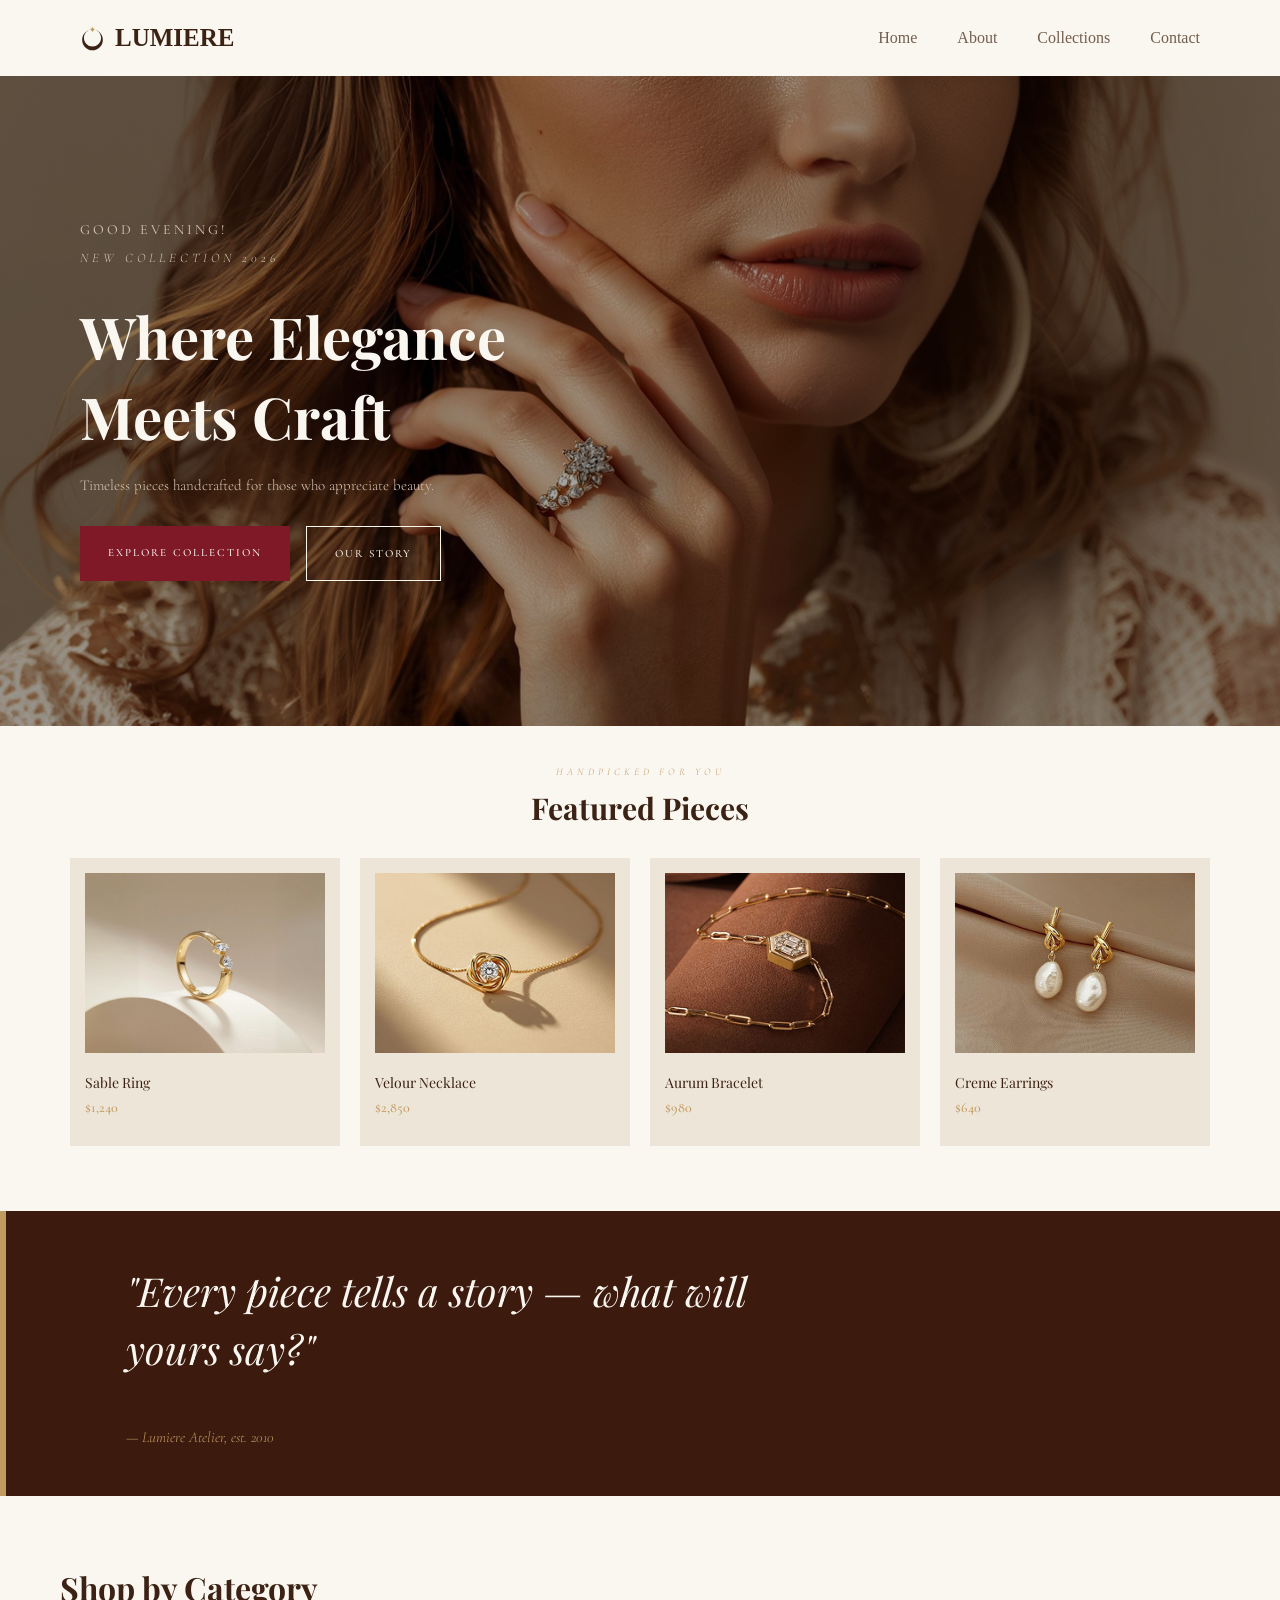
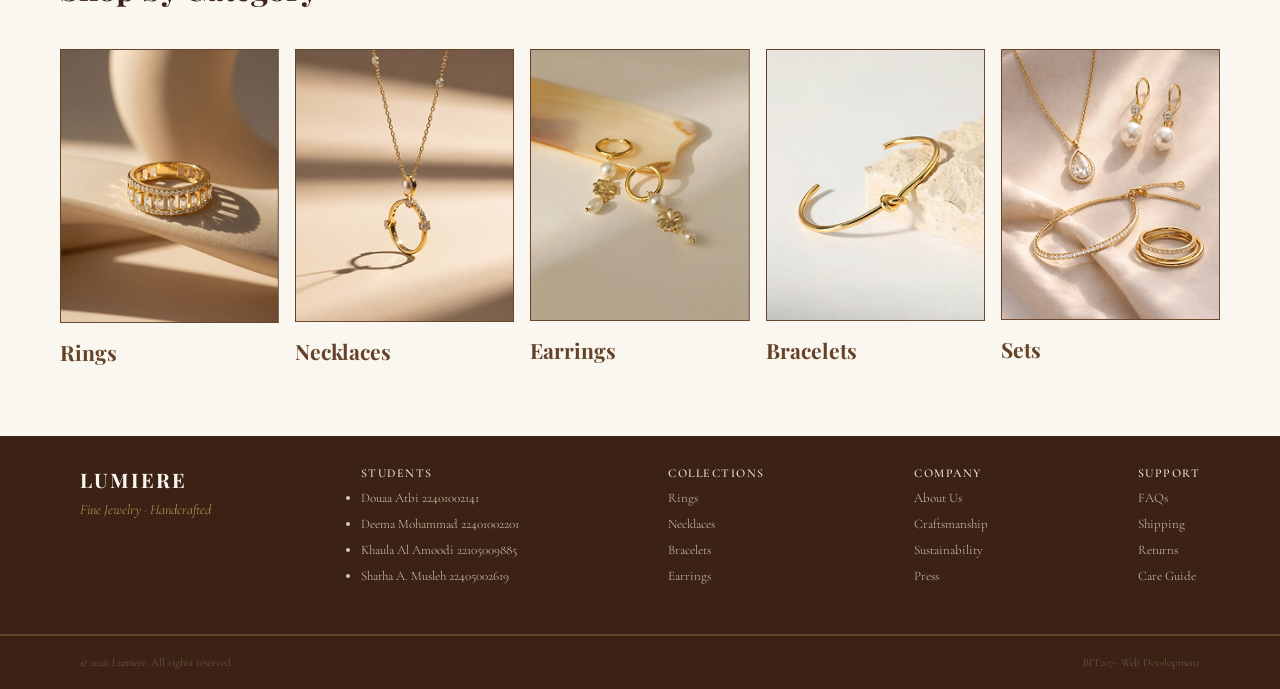
<file: index.html>
<!DOCTYPE html>
<html lang="en">
<head>
  <meta charset="UTF-8">
  <meta name="viewport" content="width=device-width, initial-scale=1.0">
  <title>Lumiere Jewelry</title>
  <link rel="preconnect" href="https://fonts.googleapis.com">
<link rel="preconnect" href="https://fonts.gstatic.com" crossorigin>
<link href="https://fonts.googleapis.com/css2?family=Playfair+Display:ital,wght@0,400..900;1,400..900&display=swap" rel="stylesheet">
<link rel="preconnect" href="https://fonts.googleapis.com">
<link rel="preconnect" href="https://fonts.gstatic.com" crossorigin>
<link href="https://fonts.googleapis.com/css2?family=Cormorant+Garamond:ital,wght@0,300..700;1,300..700&display=swap" rel="stylesheet">
<link rel="stylesheet" href="home_page_new.css">
<link rel="icon" type="image/svg+xml" href="Images/logo.svg" sizes="32x32">
</head>
<body>

  <!-- ── NAVBAR ─────────────────────────────────────── -->
<header class="navbar">
<div class="navbar_brand">
    <img src="Images/logo.svg" alt="Lumiere Logo" class="logo">
    <span class="Lumiere">LUMIERE</span>
</div>
<nav class="navbar_links">
    <a class="nav-link" target="_blank">Home</a>
    <a class="nav-link" target="_blank" href="about_page/about.html">About</a>
    <a class="nav-link" target="_blank" href="products_gallery/collections.html">Collections</a>
    <a class="nav-link" target="_blank" href="contacts_page/contacts_page.html">Contact</a>
</nav>
</header>

  <section id="hero">
    <div class="hero-content">
      <p id="greeting"></p>
      <p class="hero-tag">NEW COLLECTION 2026</p>
      <h1>Where Elegance<br>Meets Craft</h1>
      <p class="hero-desc">Timeless pieces handcrafted for those who appreciate beauty.</p>
      <div class="hero-buttons">
        <a href="products_gallery/collections.html" class="btn-dark">EXPLORE COLLECTION</a>
        <a href="about_page/about.html" class="btn-outline">OUR STORY</a>
      </div>
    </div>
  </section>

  <!-- ── FEATURED PIECES ─────────────────────────────────────── -->
<section class="featured_pieces">
  <p class="featured_pieces_p">HANDPICKED FOR YOU</p>
    <h2 class="featured_pieces_title">Featured Pieces</h2>
    <div class="featured_pieces_cards">
        <div class="featured_pieces_card">
          <a href="single_product_page/single_product_page.html" target="_blank">
            <img src="Images/sable ring.png" alt="Sable Ring" class="featured_pieces_image">
            <p class="featured_pieces_name">Sable Ring</p>
            <p class="featured_pieces_price">$1,240</p>
          </a>
        </div>
        <div class="featured_pieces_card">
            <img src="Images/velour necklace.png" alt="Velour Necklace" class="featured_pieces_image">
            <p class="featured_pieces_name">Velour Necklace</p>
            <p class="featured_pieces_price">$2,850</p>
        </div>
        <div class="featured_pieces_card">
            <img src="Images/aurum_bracelet.png" alt="Aurum Bracelet" class="featured_pieces_image">
            <p class="featured_pieces_name">Aurum Bracelet</p>
            <p class="featured_pieces_price">$980</p>
        </div>
        <div class="featured_pieces_card">
            <img src="Images/creme earrings.png" alt="Creme Earrings" class="featured_pieces_image">
            <p class="featured_pieces_name">Creme Earrings</p>
            <p class="featured_pieces_price">$640</p>
        </div>
    </div>    
</section>

  <section id="quote">
     <div class="line">
        <hr class="vertical_line" style="border:3.5px solid #C09B61;">
    </div>
    <div class="content">
      <p class="big">"Every piece tells a story — what will<br>yours say?"</p>
      <p class="small">— Lumiere Atelier, est. 2010</p>
    </div>
  </section>

  <section id="categories">
    <h2>Shop by Category</h2>
    <div class="categories-grid">
      <div class="cat-item">
        <img src="Images/rings.png" alt="Rings">
        <p>Rings</p>
      </div>
      <div class="cat-item">
        <img src="Images/necklaces.png" alt="Necklaces">
        <p>Necklaces</p>
      </div>
      <div class="cat-item">
        <img src="Images/earrings.png" alt="Earrings">
        <p>Earrings</p>
      </div>
      <div class="cat-item">
        <img src="Images/bracelets.png" alt="Bracelets">
        <p>Bracelets</p>
      </div>
      <div class="cat-item">
        <img src="Images/sets.png" alt="Sets">
        <p>Sets</p>
      </div>
    </div>
  </section>

 <!-- ── FOOTER ─────────────────────────────────────── -->
<footer class="footer">
    <div class="footer_columns">
            <!-- Col 1: Brand -->
            <div class="footer_brand">
                <span class="footer_brand_name">LUMIERE</span>
                <p class="footer_description">Fine Jewelry · Handcrafted</p>
            </div>
            <!-- Col 2: Students -->
            <div class="footer_col">
                <h4 class="footer_heading">STUDENTS</h4>
                <ul class="footer_desc">
                   <li>Douaa Atbi 22401002141</li>
                    <li>Deema Mohammad 22401002201</li>
                    <li>Khaula Al Amoodi 22105009885</li>
                    <li>Shatha A. Musleh 22405002619</li>
                </ul>
            </div>
            <!-- Col 3: Collections -->
            <div class="footer_col">
                <h4 class="footer_heading">COLLECTIONS</h4>
                <p class="footer_desc">Rings</p>
                <p class="footer_desc">Necklaces</p>
                <p class="footer_desc">Bracelets</p>
                <p class="footer_desc">Earrings</p>
            </div>
            <!-- Col 4: Company -->
            <div class="footer_col">
                <h4 class="footer_heading">COMPANY</h4>
                <p class="footer_desc">About Us</p>
                <p class="footer_desc">Craftsmanship</p>
                <p class="footer_desc">Sustainability</p>
                <p class="footer_desc">Press</p>
            </div>
                <!-- Col 5: Support -->
            <div class="footer_col">
                <h4 class="footer_heading">SUPPORT</h4>
                <p class="footer_desc">FAQs</p>
                <p class="footer_desc">Shipping</p>
                <p class="footer_desc">Returns</p>
                <p class="footer_desc">Care Guide</p>
            </div>
    </div>

    <!--Bottom bar-->
    <hr class="footer_divider" style="border: 0.5px solid #664228;"></hr>
    <div class="footer_bottom">
        <p class="copyright">&copy; 2026 Lumiere. All rights reserved.</p>
        <p class="course_name">BIT207- Web Development</p>
    </div>
</footer>

  <script src="script.js"></script>
</body>
</html>
</file>
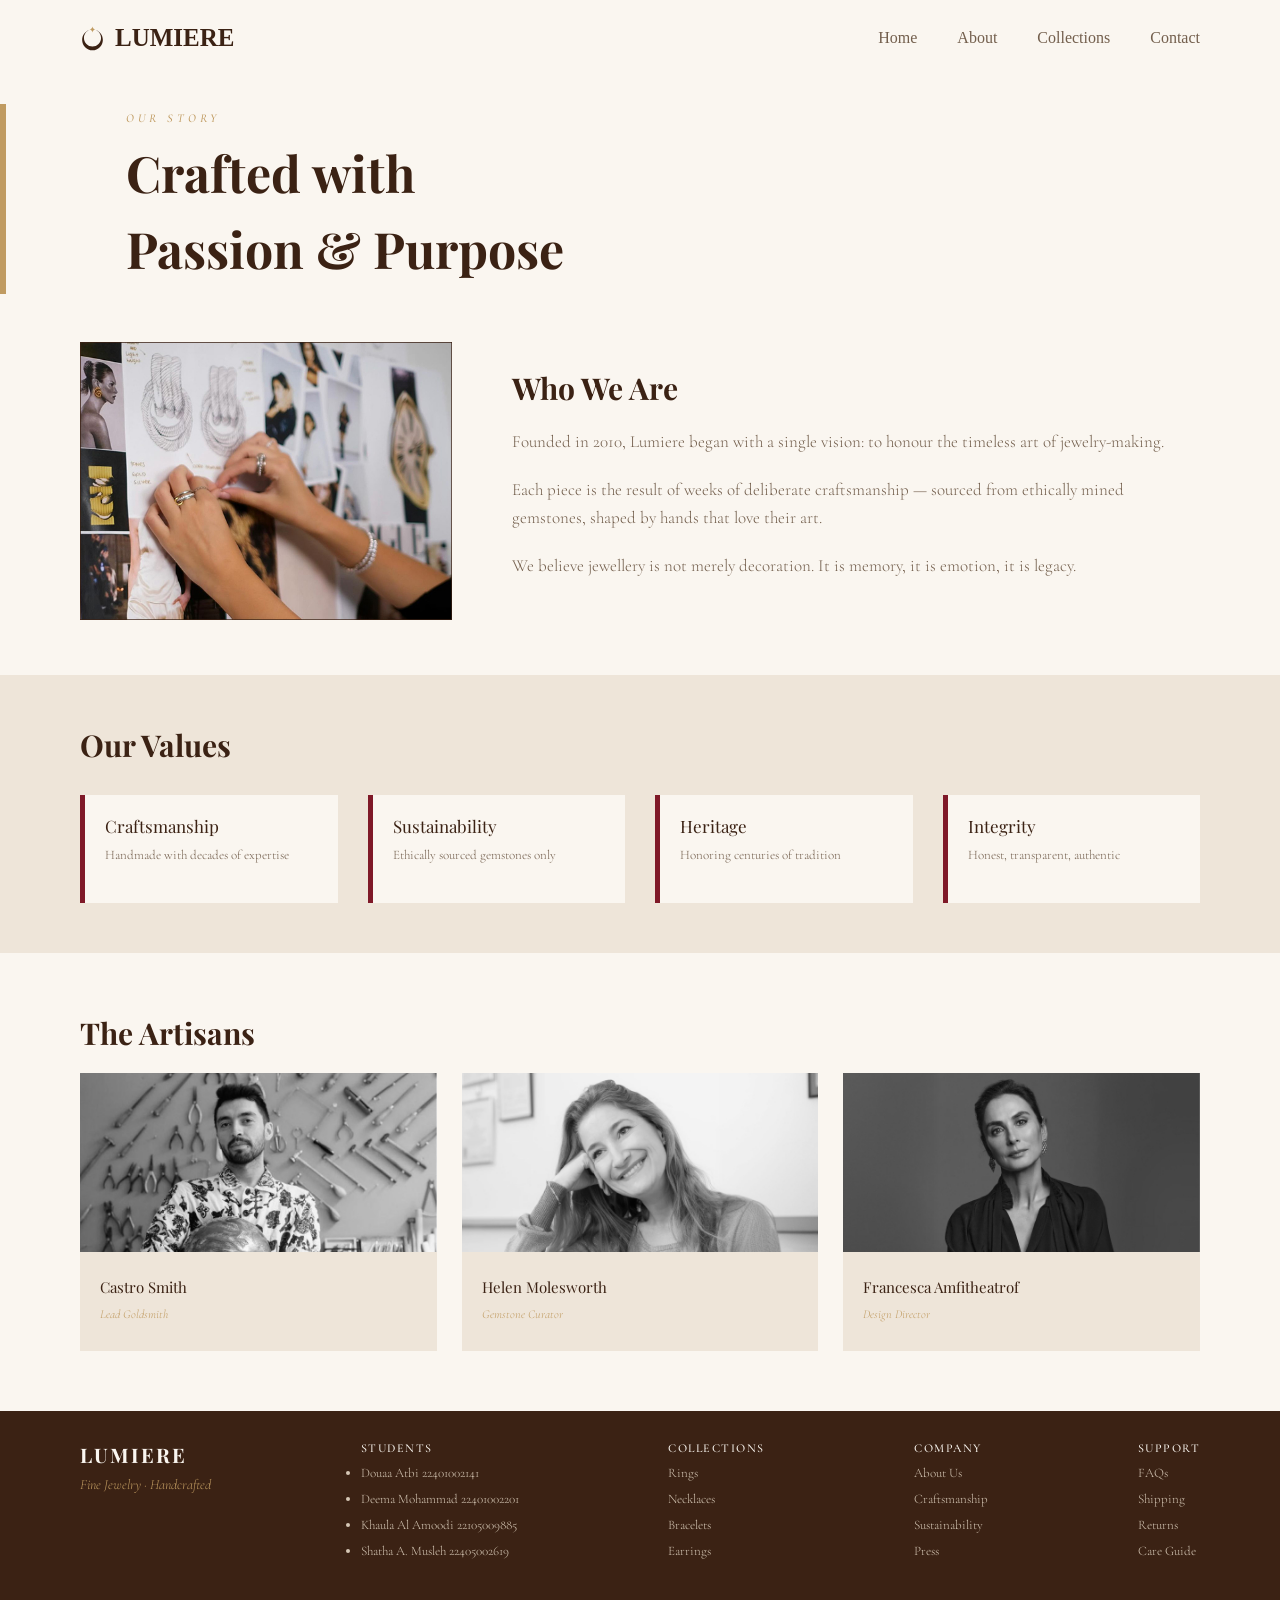
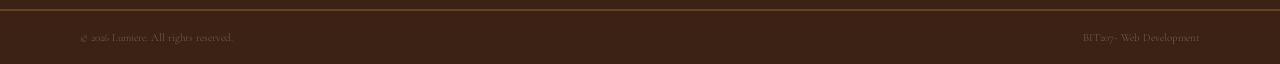
<file: about_page/about.html>
<!DOCTYPE html>

<html lang="en">

<head>
    <meta charset="UTF-8">
    <meta name="viewport" content="width=device-width, initial-scale=1.0">
    <link rel="preconnect" href="https://fonts.googleapis.com">
<link rel="preconnect" href="https://fonts.gstatic.com" crossorigin>
<link href="https://fonts.googleapis.com/css2?family=Playfair+Display:ital,wght@0,400..900;1,400..900&display=swap" rel="stylesheet">
<link rel="preconnect" href="https://fonts.googleapis.com">
<link rel="preconnect" href="https://fonts.gstatic.com" crossorigin>
<link href="https://fonts.googleapis.com/css2?family=Cormorant+Garamond:ital,wght@0,300..700;1,300..700&display=swap" rel="stylesheet">
    <title>About Lumiere</title>
    <link rel="stylesheet" href="about_page.css">
    <link rel="icon" type="image/svg+xml" href="../Images/logo.svg" sizes="32x32">

</head>

<body>

<!-- HEADER -->

<!-- ── NAVBAR ─────────────────────────────────────── -->
<header class="navbar">
<div class="navbar_brand">
    <img src="../Images/logo.svg" alt="Lumiere Logo" class="logo">
    <span class="Lumiere">LUMIERE</span>
</div>
<nav class="navbar_links">
    <a class="nav-link" target="_blank" href="../index.html">Home</a>
    <a class="nav-link">About</a>
    <a class="nav-link" target="_blank" href="../products_gallery/collections.html">Collections</a>
    <a class="nav-link" target="_blank" href="../contacts_page/contacts_page.html">Contact</a>
</nav>
</header>

<!-- HERO -->
<section class="hero">
    <div class="line">
        <hr class="vertical_line" style="border:3.5px solid #C09B61;">
    </div>
    <div class="content">
        <p class="small">OUR STORY</p>
        <h1>Crafted with<br>Passion & Purpose</h1>
    </div>
</section>

<!-- WHO WE ARE -->
<section class="about-container">
    <div class="about-image">
        <img src="../Images/about.jpg" alt="jewelry-making">
    </div>
    <div class="about-text-card">
        <h2>Who We Are</h2>
        <p>
            Founded in 2010, Lumiere began with a single vision: to honour 

            the timeless art of jewelry-making.
        </p>
        <p>
            Each piece is the result of weeks of deliberate craftsmanship —

            sourced from ethically mined gemstones, shaped by hands that love their art.
        </p>
        <p>
            We believe jewellery is not merely decoration. It is memory,

            it is emotion, it is legacy.
        </p>
    </div>
</section>

<!-- VALUES -->

<section class="values-section">
    <h2>Our Values</h2>
    <div class="values-grid">
        <div class="card-value">
            <h3>Craftsmanship</h3>
            <p>Handmade with decades of expertise</p>
        </div>
        <div class="card-value">
            <h3>Sustainability</h3>
            <p>Ethically sourced gemstones only</p>
        </div>
        <div class="card-value">
            <h3>Heritage</h3>
            <p>Honoring centuries of tradition</p>
        </div>
        <div class="card-value">
            <h3>Integrity</h3>
            <p>Honest, transparent, authentic</p>
        </div>
    </div>
</section>

<!-- TEAM -->

<section class="team-section">
    <h2>The Artisans</h2>
    <div class="team-grid">
        <div class="card-member">
            <a class="linking" target="_blank" href="https://en.wikipedia.org/wiki/Charise_Castro_Smith">
                <img src="../Images/castro.jpg">
                <h3>Castro Smith</h3>
                <p>Lead Goldsmith</p>
            </a>
        </div>

        <div class="card-member">
            <a class="linking" target="_blank" href="https://www.helenmolesworth.com/">
                <img src="../Images/helen.jpg">
                <h3>Helen Molesworth</h3>
                <p>Gemstone Curator</p>
            </a>
        </div>
        <div class="card-member">
            <a class="linking" target="_blank" href="https://en.wikipedia.org/wiki/Francesca_Amfitheatrof">
                <img src="../Images/Francesca.jpg">
                <h3>Francesca Amfitheatrof</h3>
                <p>Design Director</p>
            </a>
        </div>
    </div>

</section>

<!-- ── FOOTER ─────────────────────────────────────── -->
<footer class="footer">
    <div class="footer_columns">
            <!-- Col 1: Brand -->
            <div class="footer_brand">
                <span class="footer_brand_name">LUMIERE</span>
                <p class="footer_description">Fine Jewelry · Handcrafted</p>
            </div>
            <!-- Col 2: Students -->
            <div class="footer_col">
                <h4 class="footer_heading">STUDENTS</h4>
                <ul class="footer_desc">
                   <li>Douaa Atbi 22401002141</li>
                    <li>Deema Mohammad 22401002201</li>
                    <li>Khaula Al Amoodi 22105009885</li>
                    <li>Shatha A. Musleh 22405002619</li>
                </ul>
            </div>
            <!-- Col 3: Collections -->
            <div class="footer_col">
                <h4 class="footer_heading">COLLECTIONS</h4>
                <p class="footer_desc">Rings</p>
                <p class="footer_desc">Necklaces</p>
                <p class="footer_desc">Bracelets</p>
                <p class="footer_desc">Earrings</p>
            </div>
            <!-- Col 4: Company -->
            <div class="footer_col">
                <h4 class="footer_heading">COMPANY</h4>
                <p class="footer_desc">About Us</p>
                <p class="footer_desc">Craftsmanship</p>
                <p class="footer_desc">Sustainability</p>
                <p class="footer_desc">Press</p>
            </div>
                <!-- Col 5: Support -->
            <div class="footer_col">
                <h4 class="footer_heading">SUPPORT</h4>
                <p class="footer_desc">FAQs</p>
                <p class="footer_desc">Shipping</p>
                <p class="footer_desc">Returns</p>
                <p class="footer_desc">Care Guide</p>
            </div>
    </div>

    <!--Bottom bar-->
    <hr class="footer_divider" style="border: 0.5px solid #664228;"></hr>
    <div class="footer_bottom">
        <p class="copyright">&copy; 2026 Lumiere. All rights reserved.</p>
        <p class="course_name">BIT207- Web Development</p>
    </div>
</footer>

</body>
</html>
</file>
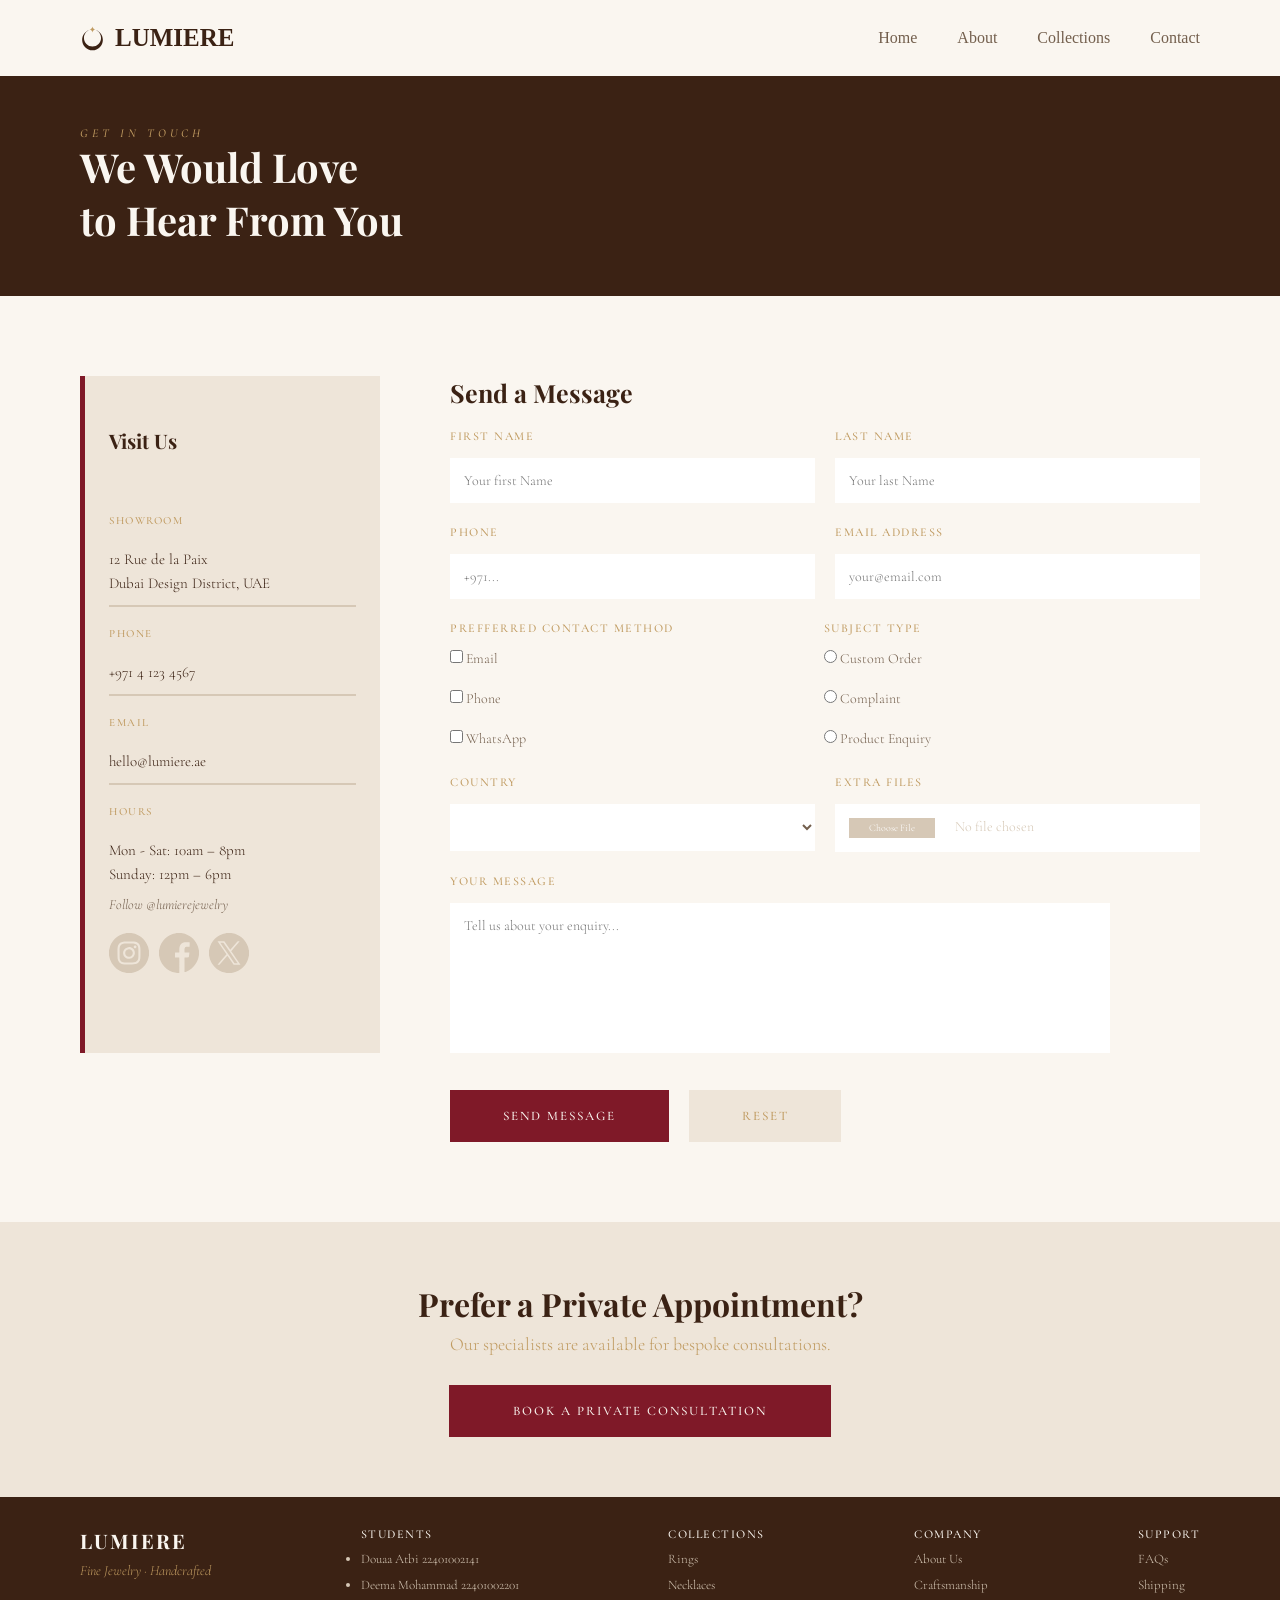
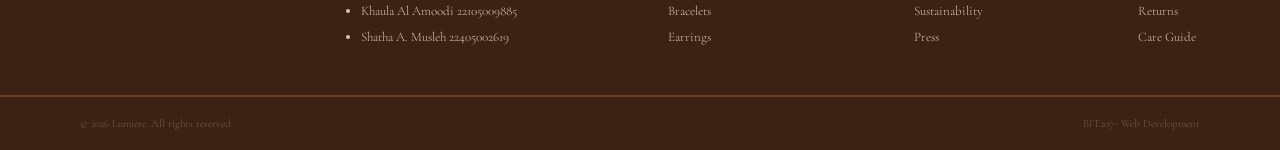
<file: contacts_page/contacts_page.html>
<!DOCTYPE html>
<html lang="en">
<head>
    <meta charset="UTF-8">
    <meta name="viewport" content="width=device-width, initial-scale=1.0">
    <link rel="preconnect" href="https://fonts.googleapis.com">
<link rel="preconnect" href="https://fonts.gstatic.com" crossorigin>
<link href="https://fonts.googleapis.com/css2?family=Playfair+Display:ital,wght@0,400..900;1,400..900&display=swap" rel="stylesheet">
<link rel="preconnect" href="https://fonts.googleapis.com">
<link rel="preconnect" href="https://fonts.gstatic.com" crossorigin>
<link href="https://fonts.googleapis.com/css2?family=Cormorant+Garamond:ital,wght@0,300..700;1,300..700&display=swap" rel="stylesheet">
<title>Contact Us</title>
<link rel="stylesheet" href="contacts_page_final.css">
<link rel="icon" type="image/svg+xml" href="../Images/logo.svg" sizes="32x32">
</head>

<body>

<!-- ── NAVBAR ─────────────────────────────────────── -->
<header class="navbar">
<div class="navbar_brand">
    <img src="../Images/logo.svg" alt="Lumiere Logo" class="logo">
    <span class="Lumiere">LUMIERE</span>
</div>
<nav class="navbar_links">
    <a class="nav-link" target="_blank" href="../index.html">Home</a>
    <a class="nav-link" target="_blank" href="../about_page/about.html">About</a>
    <a class="nav-link" target="_blank" href="../products_gallery/collections.html">Collections</a>
    <a class="nav-link">Contact</a>
</nav>
</header>

<!-- HERO -->
<section class="hero">
    <div class="line">
        <hr class="vertical_line" style="border:3.5px solid #C09B61;">
    </div>
    <div class="content">
        <p>GET IN TOUCH</p>
        <h1>We Would Love<br>to Hear From You</h1>
    </div>
</section>

<!-- CONTACT -->
<section class="contact">

<!-- LEFT -->
<div class="left">
<h3>Visit Us</h3>

<p class="title">SHOWROOM</p>
<p class="desc">12 Rue de la Paix<br>Dubai Design District, UAE</p>
<hr class="divider" style="border: 0.5px solid #D6C8B6;">

<p class="title">PHONE</p>
<p class="desc">+971 4 123 4567</p>
<hr class="divider" style="border: 0.5px solid #D6C8B6;">

<p class="title">EMAIL</p>
<p class="desc">hello@lumiere.ae</p>
<hr class="divider" style="border: 0.5px solid #D6C8B6;">

<p class="title">HOURS</p>
<p class="desc">Mon - Sat: 10am – 8pm<br>Sunday: 12pm – 6pm</p>
<p class="follow">Follow @lumierejewelry</p>
<div class="socials_icons">
<svg xmlns="http://www.w3.org/2000/svg" width="40" height="40" viewBox="0 0 40 40" fill="none">
  <g clip-path="url(#clip0_41_4)">
    <path d="M17.4725 0H22.4965C22.9181 0.223566 24.3818 0.470723 24.9422 0.605637C25.657 0.780563 26.36 1.00075 27.0469 1.26488C32.6314 3.38532 36.9831 7.88016 38.9218 13.5302C39.2281 14.4292 39.4598 15.2905 39.6258 16.2216C39.6934 16.5997 39.7699 17.246 40 17.552V22.3817C39.7562 22.7614 39.5152 24.3938 39.3707 24.969C39.1992 25.6287 38.9947 26.2794 38.7584 26.9187C36.4164 33.2124 31.0966 37.9284 24.5675 39.4988C23.9796 39.6426 22.876 39.8125 22.3779 40H17.7397C17.3624 39.7949 16.3509 39.6738 15.9055 39.5859C14.2383 39.2574 12.6949 38.6936 11.1745 37.9404C6.51555 35.6378 2.92573 31.625 1.15413 26.7395C0.680844 25.4075 0.424051 24.137 0.125093 22.7651C0.106012 22.6775 0.0718891 22.6573 0 22.6239V17.3363L0.0412848 17.3265C0.213609 17.0662 0.419168 15.8796 0.504242 15.496C2.01529 8.91477 6.7475 3.54159 13.0851 1.21117C14.0545 0.851996 15.0051 0.581734 16.023 0.396582C16.3657 0.33427 17.197 0.190787 17.4725 0ZM22.9848 31.4668C25.502 31.3852 27.819 31.3641 29.6909 29.3656C31.8598 27.0498 31.3559 23.7349 31.4746 20.8188C31.4774 19.4179 31.4832 17.9906 31.4496 16.5926C31.3928 14.2356 31.2309 11.9718 29.3651 10.271C27.6307 8.68984 25.5798 8.65652 23.3961 8.56863C21.2475 8.49863 19.0974 8.48754 16.9482 8.53535C14.4329 8.69109 11.9625 8.65305 10.153 10.7628C8.0091 13.2623 8.61195 17.0904 8.50285 20.1582C8.5243 21.6381 8.47195 23.1052 8.55606 24.5856C8.66801 26.5558 9.13352 28.3702 10.656 29.7353C12.9963 31.8337 16.4176 31.3935 19.3313 31.4788C20.4907 31.5127 21.8223 31.5048 22.9848 31.4668Z" fill="#D6C8B6"/>
    <path d="M17.5928 10.6053C17.7763 10.6007 17.9598 10.597 18.1434 10.5942C19.6004 10.5823 21.0575 10.5843 22.5145 10.6003C23.7713 10.618 24.9938 10.5665 26.2234 10.8754C28.8833 11.5434 29.3483 13.8403 29.38 16.2397C29.3953 17.948 29.4 19.6565 29.3943 21.3649C29.3852 24.1178 29.8031 27.8905 26.5921 29.0307C25.3442 29.4739 23.7965 29.3883 22.477 29.3986C21.0362 29.4109 19.5952 29.4136 18.1544 29.4067C16.1525 29.3988 13.534 29.626 11.9782 28.1574C10.791 27.0368 10.6534 25.4603 10.6261 23.9178C10.6014 21.9624 10.5957 20.0068 10.6091 18.0513C10.6255 15.3825 10.3002 11.9071 13.5273 10.9373C14.8367 10.5437 16.2346 10.6194 17.5928 10.6053ZM20.4491 25.8566C23.6819 25.6033 26.098 22.7787 25.8474 19.5458C25.5969 16.3129 22.7743 13.8943 19.5412 14.1422C16.3042 14.3903 13.8821 17.217 14.133 20.4538C14.3839 23.6906 17.2126 26.1102 20.4491 25.8566ZM26.4273 15.1788C27.153 15.009 27.6011 14.2801 27.4252 13.5559C27.2492 12.8317 26.5166 12.3898 25.7939 12.5719C25.0798 12.7518 24.6442 13.4738 24.8181 14.1894C24.992 14.905 25.7103 15.3467 26.4273 15.1788Z" fill="#D6C8B6"/>
    <path d="M19.7765 16.1843C21.8732 16.0647 23.6727 17.6611 23.8041 19.7571C23.9354 21.853 22.3493 23.6615 20.2541 23.8047C18.1421 23.949 16.3159 22.3474 16.1836 20.2346C16.0511 18.1219 17.663 16.3048 19.7765 16.1843Z" fill="#D6C8B6"/>
  </g>
  <defs>
    <clipPath id="clip0_41_4">
      <rect width="40" height="40" fill="white"/>
    </clipPath>
  </defs>
</svg>
<svg xmlns="http://www.w3.org/2000/svg" width="40" height="40" viewBox="0 0 40 40" fill="none">
  <g clip-path="url(#clip0_41_11)">
    <path d="M17.4726 0H22.4965C22.9127 0.221003 24.3493 0.464723 24.9043 0.596633C25.6022 0.768219 26.29 0.979066 26.9642 1.22817C32.5884 3.33631 36.9751 7.8493 38.9229 13.5311C39.0914 14.0248 39.2281 14.5453 39.3734 15.0218C39.548 15.5962 39.7074 17.1638 40 17.5519V22.2968L39.9918 22.3109C39.8637 22.5314 39.7945 22.8093 39.7531 23.06C39.5418 24.3408 39.2438 25.576 38.7982 26.7976C37.0863 31.5052 33.6822 35.4062 29.2498 37.7397C28.9087 37.9201 25.6785 39.527 25.5555 38.9859C25.4834 38.6691 25.51 37.1322 25.5112 36.7237L25.5164 32.4793L25.5139 27.3677C25.5112 26.701 25.4663 25.0335 25.5666 24.4361C26.2807 24.3608 29.4277 24.4895 29.7452 24.3401C29.9504 23.9504 30.3817 20.0975 30.4492 19.4325C29.4271 19.4086 28.4046 19.4009 27.3823 19.4092C26.8044 19.4098 26.0804 19.4285 25.5134 19.382C25.6028 18.0129 25.147 15.1741 26.151 14.2968C27.0487 13.5124 29.3945 13.8581 30.6128 13.7726C30.6393 12.5066 30.6756 10.6047 30.6207 9.35824C29.4387 9.23152 27.9809 9.16187 26.7963 9.15543C25.3804 9.14773 23.6324 9.60918 22.5357 10.4939C20.3318 12.2587 20.3323 14.7909 20.3352 17.342L20.3238 19.4049L17.4817 19.4125C17.0412 19.4157 16.4854 19.4496 16.0594 19.4274C16.0135 21.0852 16.009 22.7439 16.046 24.402C17.442 24.4451 18.9486 24.3709 20.3089 24.4336C20.3755 26.3325 20.3354 28.3812 20.3352 30.2952L20.3325 40H17.7401C17.3794 39.7988 16.3154 39.6664 15.861 39.5773C14.1255 39.2375 12.6249 38.6586 11.0422 37.8756C6.42156 35.5539 2.87195 31.5426 1.12983 26.6737C0.862141 25.9116 0.641246 25.1339 0.468379 24.3449C0.40634 24.0562 0.203861 22.7183 0 22.6239V17.3348L0.0456 17.3223C0.213762 17.0265 0.436004 15.8157 0.518793 15.4444C2.03875 8.89109 6.75422 3.54244 13.0654 1.21312C14.0431 0.852754 15.0097 0.582449 16.0352 0.393844C16.3779 0.330809 17.1971 0.190829 17.4726 0Z" fill="#D6C8B6"/>
  </g>
  <defs>
    <clipPath id="clip0_41_11">
      <rect width="40" height="40" fill="white"/>
    </clipPath>
  </defs>
</svg>
<svg xmlns="http://www.w3.org/2000/svg" width="40" height="40" viewBox="0 0 40 40" fill="none">
  <g clip-path="url(#clip0_41_16)">
    <path d="M17.4727 0H22.4964C22.9172 0.223306 24.3823 0.470926 24.9421 0.605723C25.6475 0.778051 26.3412 0.99473 27.0193 1.25446C32.6103 3.36598 36.9704 7.85773 38.9148 13.509C39.2242 14.4144 39.4582 15.2836 39.6258 16.2217C39.6934 16.6002 39.7699 17.2454 40 17.552V22.3813C39.7566 22.7606 39.5152 24.3944 39.3711 24.9691C39.1996 25.627 38.9961 26.2762 38.7612 26.9143C36.4232 33.2146 31.0981 37.9348 24.5627 39.4996C23.8252 39.6801 23.087 39.7742 22.3721 40H17.7404C17.3645 39.7965 16.3426 39.6711 15.8969 39.584C14.1995 39.2535 12.6434 38.6657 11.0964 37.9015C6.4518 35.5825 2.8817 31.56 1.13058 26.6729C0.86225 25.9118 0.641312 25.1348 0.469035 24.3463C0.406836 24.058 0.20323 22.7187 0 22.6238V17.3364L0.0472488 17.3226C0.219144 17.0296 0.412844 15.9074 0.502496 15.5044C2.01136 8.91969 6.74461 3.54289 13.0848 1.21129C14.0543 0.852043 15.0051 0.58182 16.0231 0.396648C16.3658 0.334302 17.1971 0.190944 17.4727 0Z" fill="#D6C8B6"/>
    <path d="M28.7228 8.29107C29.2612 8.22056 30.1575 8.23814 30.7285 8.23474C30.3029 8.68568 29.7107 9.44646 29.2821 9.94314L25.5425 14.2936L23.5156 16.6377C23.1463 17.0643 22.4943 17.777 22.2284 18.2307C22.788 19.0933 23.424 19.9816 24.0095 20.8335L27.3048 25.6297L30.116 29.7207C30.558 30.3649 31.0356 31.1138 31.492 31.7329C31.1943 31.7181 30.7734 31.7394 30.4667 31.7462C29.3911 31.762 28.2936 31.7508 27.2165 31.7536C26.3887 31.7558 25.4545 31.7776 24.638 31.7143L20.6903 25.9619C20.0714 25.0602 19.0136 23.4118 18.3224 22.6574L13.0403 28.8177C12.3359 29.6354 11.2415 31.018 10.4958 31.7088C9.84344 31.7513 9.18008 31.7461 8.52496 31.7578C8.9425 31.2832 9.3675 30.7379 9.79043 30.2459L14.1979 25.1213L16.2105 22.7885C16.5873 22.3519 17.1216 21.7645 17.4383 21.3032C17.2043 20.8405 16.7072 20.1547 16.4019 19.7123L14.7046 17.2529L8.52184 8.2431C10.7806 8.28162 13.0875 8.21978 15.3563 8.24658C17.3624 10.9889 19.2639 14.1461 21.3063 16.8411C23.3675 14.5724 25.3059 12.1432 27.3394 9.84416C27.792 9.33244 28.2225 8.75525 28.7228 8.29107Z" fill="#EEE5D9"/>
    <path d="M11.2948 9.76233C12.3141 9.8278 13.3481 9.71288 14.3657 9.81057C14.7441 10.1934 15.6305 11.5429 15.9736 12.036L18.9775 16.3322L25.2557 25.3104C26.3722 26.9058 27.6271 28.6301 28.6936 30.247C28.4301 30.3223 25.9782 30.2912 25.644 30.249C25.3031 29.9156 24.4279 28.5969 24.1093 28.1387L21.2773 24.0835L15.0212 15.136C13.7941 13.382 12.465 11.5446 11.2948 9.76233Z" fill="#D6C8B6"/>
  </g>
  <defs>
    <clipPath id="clip0_41_16">
      <rect width="40" height="40" fill="white"/>
    </clipPath>
  </defs>
</svg>
</div>
</div>

<!-- RIGHT -->
<div class="right">
<h2>Send a Message</h2>

<form>

<div class="row">
    <div class="col">
        <p class="col_title">FIRST NAME</p>
        <input type="text" placeholder="Your first Name"required>
    </div>
    <div class="col">
        <p class="col_title">LAST NAME</p>
        <input type="text" placeholder="Your last Name"required>
    </div>
</div>

<div class="row">
    <div class="col">
        <p class="col_title">PHONE</p>
        <input type="tel" placeholder="+971..."required>
    </div>
    <div class="col">
        <p class="col_title">EMAIL ADDRESS</p>
        <input type="email" placeholder="your@email.com"required>
    </div>
</div>

<div class="second_row">
    <div class="second_col">
        <p class="col_title">PREFFERRED CONTACT METHOD</p>
        <label><input type="checkbox"> Email</label><br>
        <label><input type="checkbox"> Phone</label><br>
        <label><input type="checkbox"> WhatsApp</label>
    </div>
    <div class="second_col">
        <p class="col_title">SUBJECT TYPE</p>
        <label><input type="radio" name="s"> Custom Order</label><br>
        <label><input type="radio" name="s"> Complaint</label><br>
        <label><input type="radio" name="s"> Product Enquiry</label>
    </div>
</div>


<div class="row">
    <div class="third_col">
          <p class="col_title">COUNTRY</p>
    <select required>
        <option> </option>
        <option>UAE</option>
        <option>Oman</option>
        <option>Saudi Arabia</option>
    </select>
    </div>
    <div class="third_col">
        <p class="col_title">EXTRA FILES</p>
        <input type="file">
    </div>
</div>

<div class="message">
    <p class="col_title">YOUR MESSAGE</p>
    <textarea placeholder="Tell us about your enquiry..."></textarea>
</div>

<div class="buttons">
    <div class="send_message">
        <button type="submit" onclick="alert('Message Successfully Sent')">SEND MESSAGE</button>
    </div>
    <div class="reset">
        <button type="reset" onclick="alert('Are Your Sure You Want To Reset?')">RESET</button>
    </div>
</div>
</form>
</div>

</section>

<!-- APPOINTMENT -->
<section class="appointment">
<h2>Prefer a Private Appointment?</h2>
<p>Our specialists are available for bespoke consultations.</p>
<div class="booking_button">
    <button>BOOK A PRIVATE CONSULTATION</button>
</div>
</section>

<!-- ── FOOTER ─────────────────────────────────────── -->
<footer class="footer">
    <div class="footer_columns">
            <!-- Col 1: Brand -->
            <div class="footer_brand">
                <span class="footer_brand_name">LUMIERE</span>
                <p class="footer_description">Fine Jewelry · Handcrafted</p>
            </div>
            <!-- Col 2: Students -->
            <div class="footer_col">
                <h4 class="footer_heading">STUDENTS</h4>
                <ul class="footer_desc">
                   <li>Douaa Atbi 22401002141</li>
                    <li>Deema Mohammad 22401002201</li>
                    <li>Khaula Al Amoodi 22105009885</li>
                    <li>Shatha A. Musleh 22405002619</li>
                </ul>
            </div>
            <!-- Col 3: Collections -->
            <div class="footer_col">
                <h4 class="footer_heading">COLLECTIONS</h4>
                <p class="footer_desc">Rings</p>
                <p class="footer_desc">Necklaces</p>
                <p class="footer_desc">Bracelets</p>
                <p class="footer_desc">Earrings</p>
            </div>
            <!-- Col 4: Company -->
            <div class="footer_col">
                <h4 class="footer_heading">COMPANY</h4>
                <p class="footer_desc">About Us</p>
                <p class="footer_desc">Craftsmanship</p>
                <p class="footer_desc">Sustainability</p>
                <p class="footer_desc">Press</p>
            </div>
                <!-- Col 5: Support -->
            <div class="footer_col">
                <h4 class="footer_heading">SUPPORT</h4>
                <p class="footer_desc">FAQs</p>
                <p class="footer_desc">Shipping</p>
                <p class="footer_desc">Returns</p>
                <p class="footer_desc">Care Guide</p>
            </div>
    </div>

    <!--Bottom bar-->
    <hr class="footer_divider" style="border: 0.5px solid #664228;"></hr>
    <div class="footer_bottom">
        <p class="copyright">&copy; 2026 Lumiere. All rights reserved.</p>
        <p class="course_name">BIT207- Web Development</p>
    </div>
</footer>

<script>

</script>
</body>
</html>
</file>
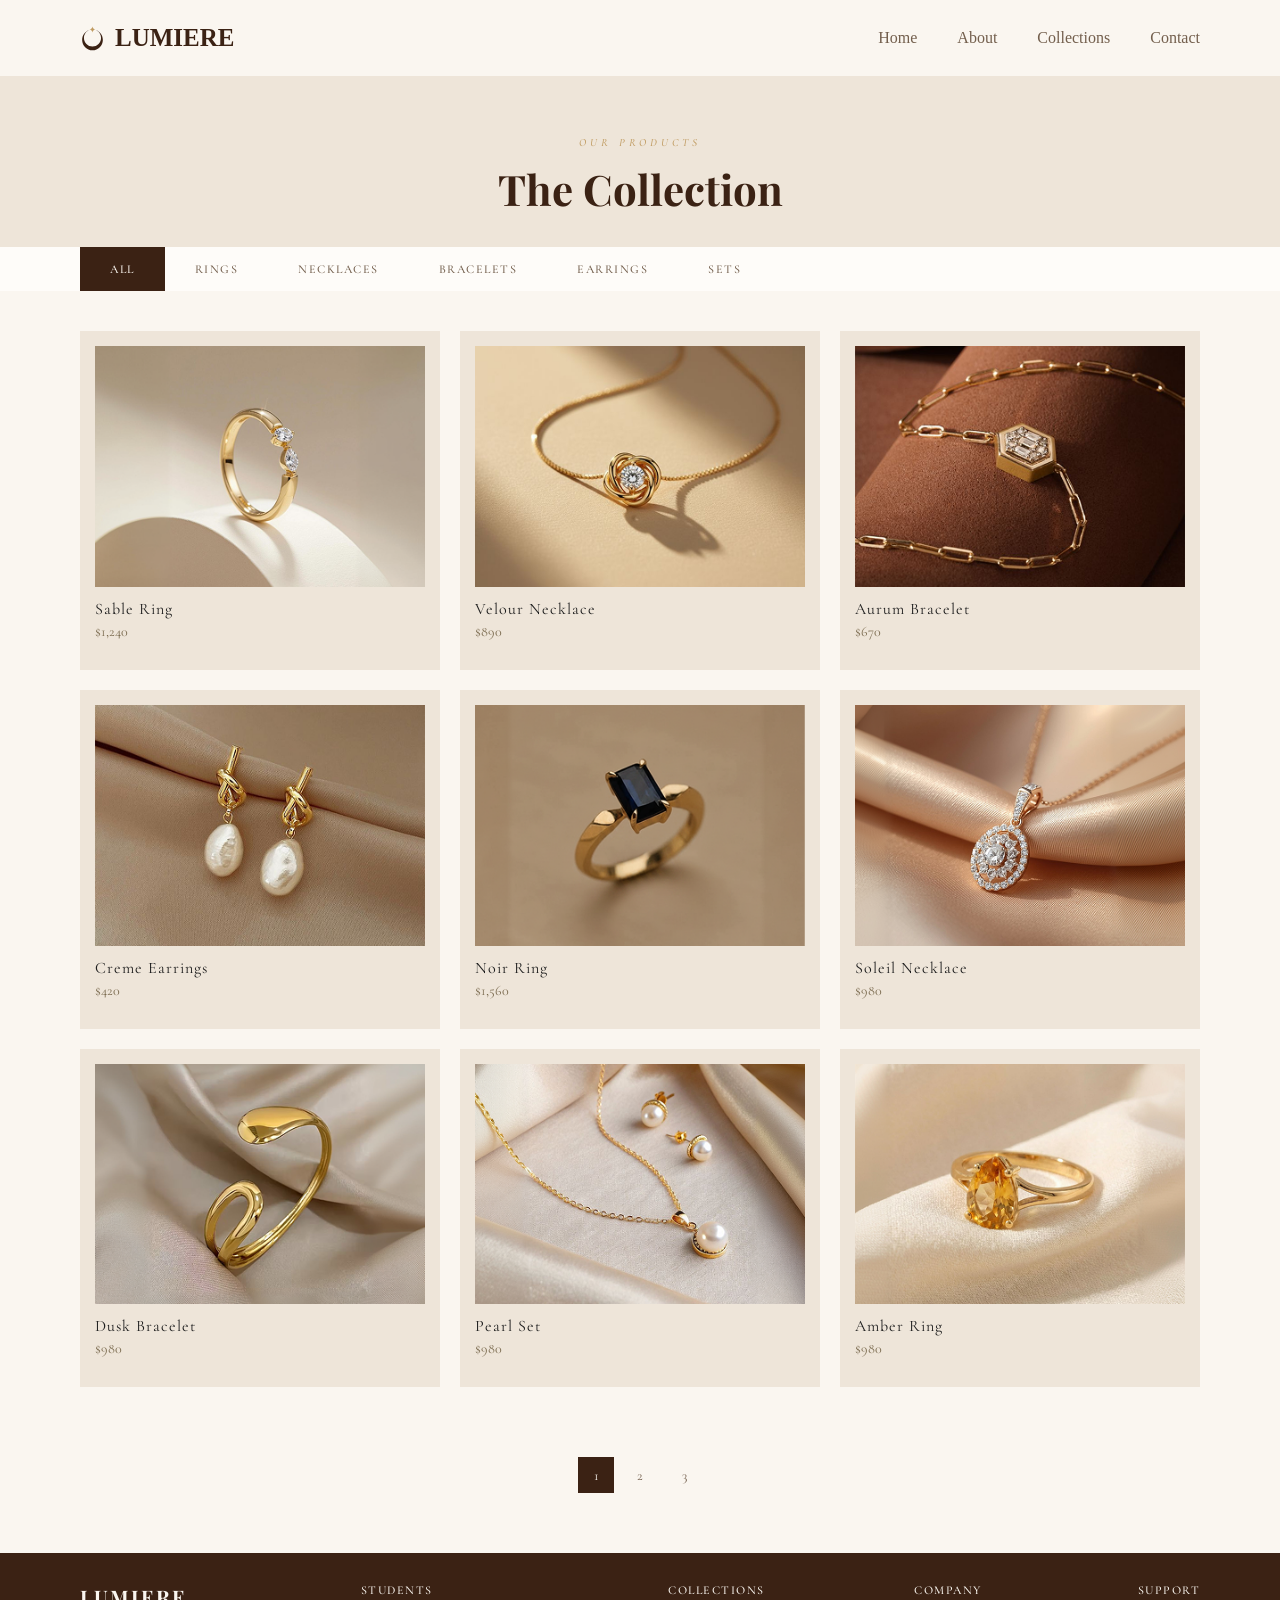
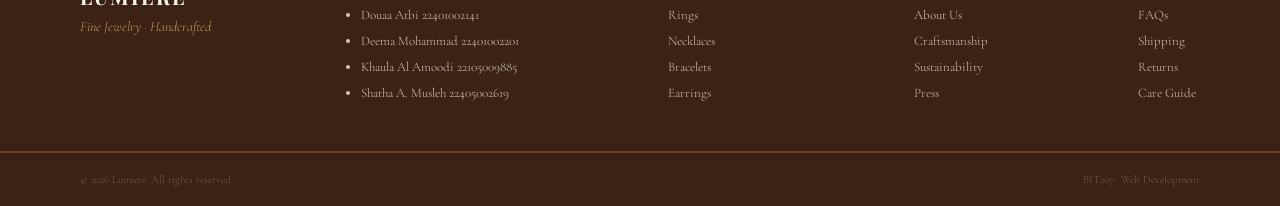
<file: products_gallery/collections.html>
<!DOCTYPE html>
<html lang="en">
<head>
  <meta charset="UTF-8">
  <meta name="viewport" content="width=device-width, initial-scale=1.0">
  <title>Collections - Lumiere Jewelry</title>
  <link rel="stylesheet" href="collections_page.css">
  <link rel="preconnect" href="https://fonts.googleapis.com">
<link rel="preconnect" href="https://fonts.gstatic.com" crossorigin>
<link href="https://fonts.googleapis.com/css2?family=Playfair+Display:ital,wght@0,400..900;1,400..900&display=swap" rel="stylesheet">
<link rel="preconnect" href="https://fonts.googleapis.com">
<link rel="preconnect" href="https://fonts.gstatic.com" crossorigin>
<link href="https://fonts.googleapis.com/css2?family=Cormorant+Garamond:ital,wght@0,300..700;1,300..700&display=swap" rel="stylesheet">
<link rel="icon" type="image/svg+xml" href="../Images/logo.svg" sizes="32x32">
</head>
<body>

  <!-- ── NAVBAR ─────────────────────────────────────── -->
<header class="navbar">
<div class="navbar_brand">
    <img src="../Images/logo.svg" alt="Lumiere Logo" class="logo">
    <span class="Lumiere">LUMIERE</span>
</div>
<nav class="navbar_links">
    <a class="nav-link" target="_blank" href="../index.html">Home</a>
    <a class="nav-link" target="_blank" href="../about_page/about.html">About</a>
    <a class="nav-link">Collections</a>
    <a class="nav-link" target="_blank" href="../contacts_page/contacts_page.html">Contact</a>
</nav>
</header>

  <section id="gallery-hero">
    <p class="gallery-sub">OUR PRODUCTS</p>
    <h1>The Collection</h1>
  </section>

  
    <div class="filter-bar">
      <button class="filter-btn active" onclick="filterProducts('all')">ALL</button>
      <button class="filter-btn" onclick="filterProducts('rings')">RINGS</button>
      <button class="filter-btn" onclick="filterProducts('necklaces')">NECKLACES</button>
      <button class="filter-btn" onclick="filterProducts('bracelets')">BRACELETS</button>
      <button class="filter-btn" onclick="filterProducts('earrings')">EARRINGS</button>
      <button class="filter-btn" onclick="filterProducts('sets')">SETS</button>
    </div>

  <section id="gallery">
    <div class="gallery-grid" id="gallery-grid">
      <div class="gallery-card" data-category="rings">
        <a href="../single_product_page/single_product_page.html" target="_blank">
        <img src="../Images/sable_ring_G.png" alt="Sable Ring">
        <p class="gallery-name">Sable Ring</p>
        <p class="gallery-price">$1,240</p>
        </a>
      </div>
      <div class="gallery-card">
        <img src="../Images/velour_necklace_G.png" alt="Velour Necklace">
        <p class="gallery-name">Velour Necklace</p>
        <p class="gallery-price">$890</p>
      </div>
      <div class="gallery-card">
        <img src="../Images/aurum_bracelet_G.png" alt="Aurum Bracelet">
        <p class="gallery-name">Aurum Bracelet</p>
        <p class="gallery-price">$670</p>
      </div>
      <div class="gallery-card">
        <img src="../Images/creme_earrings_G.png" alt="Creme Earrings">
        <p class="gallery-name">Creme Earrings</p>
        <p class="gallery-price">$420</p>
      </div>
      <div class="gallery-card">
        <img src="../Images/noir_ring_G.png" alt="Noir Ring">
        <p class="gallery-name">Noir Ring</p>
        <p class="gallery-price">$1,560</p>
      </div>
      <div class="gallery-card">
        <img src="../Images/soleil_necklace_G.png" alt="Soleil Necklace">
        <p class="gallery-name">Soleil Necklace</p>
        <p class="gallery-price">$980</p>
      </div>
      <div class="gallery-card">
        <img src="../Images/dusk_bracelet_G.png" alt="Dusk Bracelet">
        <p class="gallery-name">Dusk Bracelet</p>
        <p class="gallery-price">$980</p>
      </div>
      <div class="gallery-card">
        <img src="../Images/pearl_set_G.png" alt="Pearl Set">
        <p class="gallery-name">Pearl Set</p>
        <p class="gallery-price">$980</p>
      </div>
      <div class="gallery-card">
        <img src="../Images/amber_ring_G.png" alt="Amber Ring">
        <p class="gallery-name">Amber Ring</p>
        <p class="gallery-price">$980</p>
      </div>
    </div>
    <div class="pagination">
      <button class="page-btn active">1</button>
      <button class="page-btn">2</button>
      <button class="page-btn">3</button>
    </div>
  </section>

 <!-- ── FOOTER ─────────────────────────────────────── -->
<footer class="footer">
    <div class="footer_columns">
            <!-- Col 1: Brand -->
            <div class="footer_brand">
                <span class="footer_brand_name">LUMIERE</span>
                <p class="footer_description">Fine Jewelry · Handcrafted</p>
            </div>
            <!-- Col 2: Students -->
            <div class="footer_col">
                <h4 class="footer_heading">STUDENTS</h4>
                <ul class="footer_desc">
                   <li>Douaa Atbi 22401002141</li>
                    <li>Deema Mohammad 22401002201</li>
                    <li>Khaula Al Amoodi 22105009885</li>
                    <li>Shatha A. Musleh 22405002619</li>
                </ul>
            </div>
            <!-- Col 3: Collections -->
            <div class="footer_col">
                <h4 class="footer_heading">COLLECTIONS</h4>
                <p class="footer_desc">Rings</p>
                <p class="footer_desc">Necklaces</p>
                <p class="footer_desc">Bracelets</p>
                <p class="footer_desc">Earrings</p>
            </div>
            <!-- Col 4: Company -->
            <div class="footer_col">
                <h4 class="footer_heading">COMPANY</h4>
                <p class="footer_desc">About Us</p>
                <p class="footer_desc">Craftsmanship</p>
                <p class="footer_desc">Sustainability</p>
                <p class="footer_desc">Press</p>
            </div>
                <!-- Col 5: Support -->
            <div class="footer_col">
                <h4 class="footer_heading">SUPPORT</h4>
                <p class="footer_desc">FAQs</p>
                <p class="footer_desc">Shipping</p>
                <p class="footer_desc">Returns</p>
                <p class="footer_desc">Care Guide</p>
            </div>
    </div>

    <!--Bottom bar-->
    <hr class="footer_divider" style="border: 0.5px solid #664228;"></hr>
    <div class="footer_bottom">
        <p class="copyright">&copy; 2026 Lumiere. All rights reserved.</p>
        <p class="course_name">BIT207- Web Development</p>
    </div>
</footer>

</body>
</html>
</file>
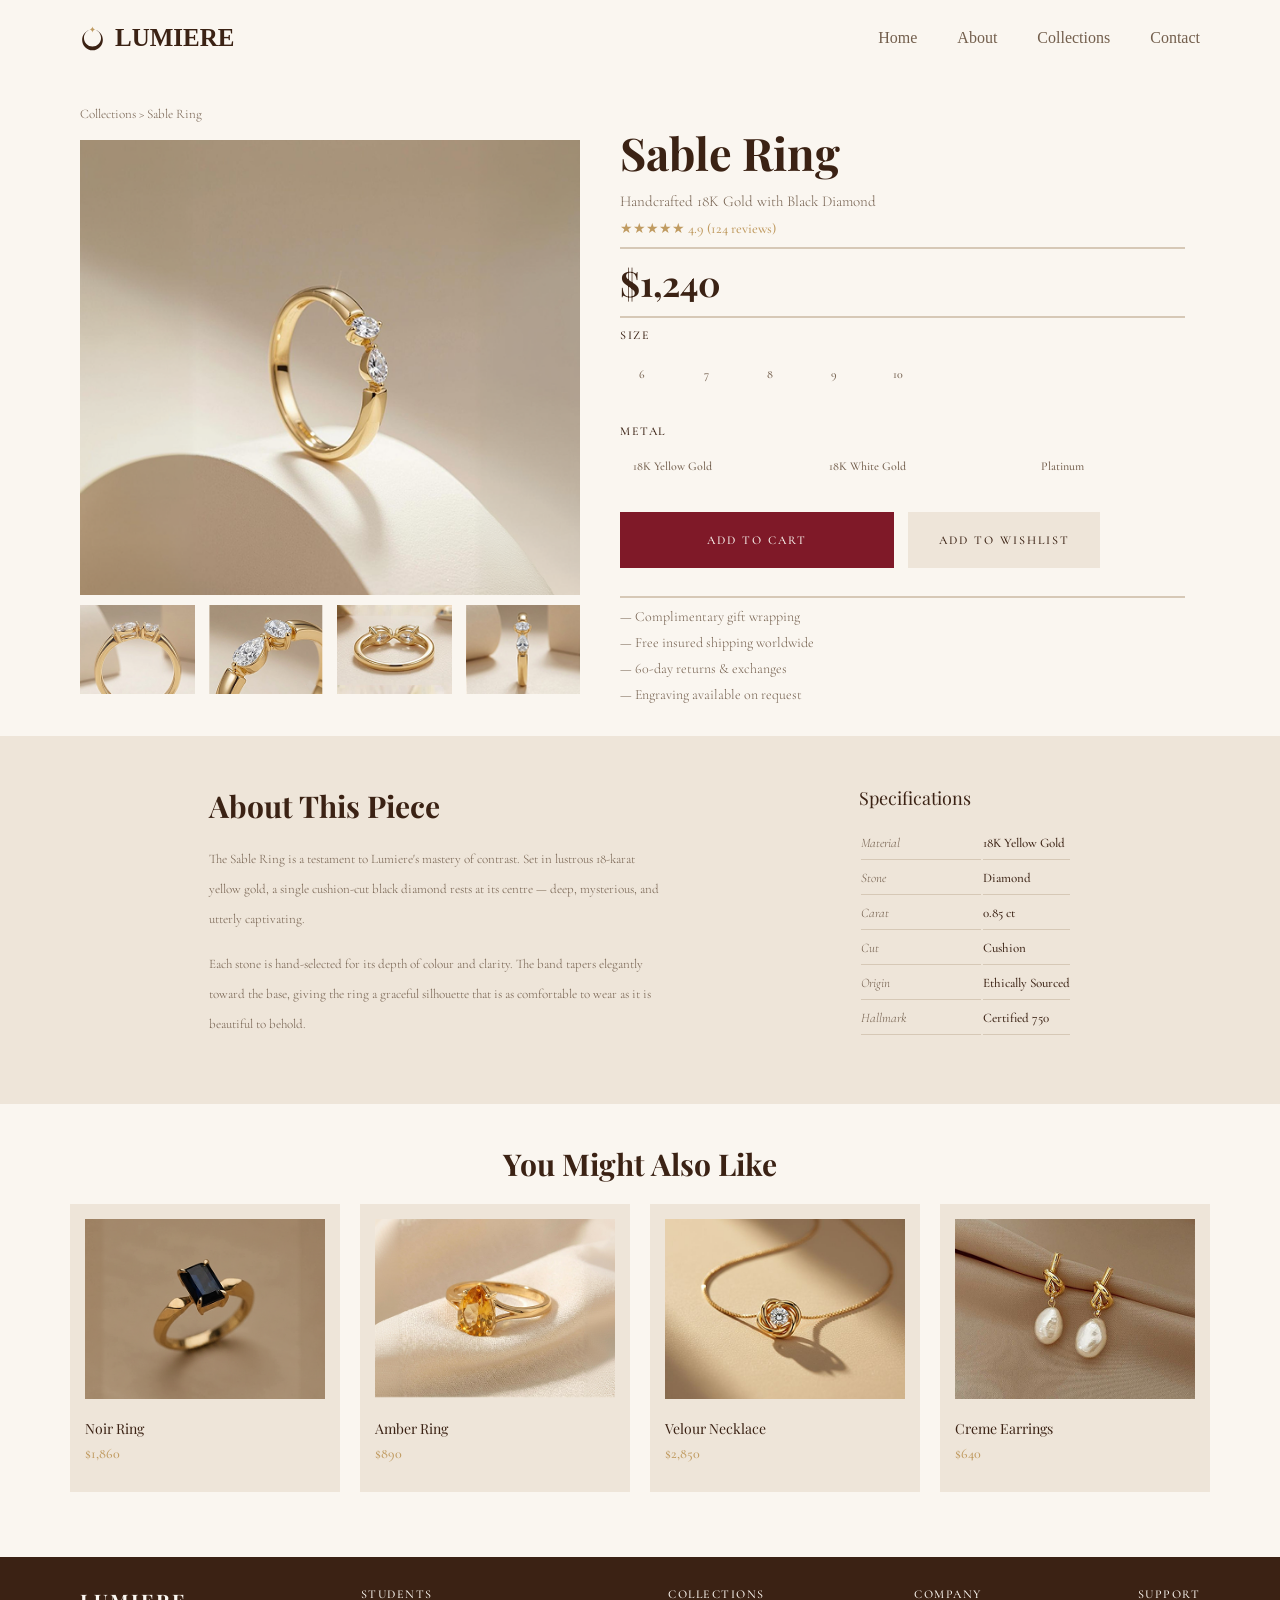
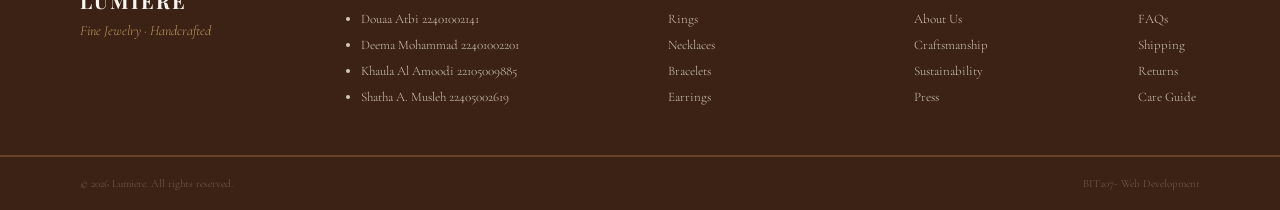
<file: single_product_page/single_product_page.html>
<!DOCTYPE html>
<html lang="en">
<head>
    <meta charset="UTF-8">
    <meta name="viewport" content="width=device-width, initial-scale=1.0">
    <link rel="preconnect" href="https://fonts.googleapis.com">
    <link rel="preconnect" href="https://fonts.gstatic.com" crossorigin>
    <link href="https://fonts.googleapis.com/css2?family=Playfair+Display:ital,wght@0,400..900;1,400..900&display=swap" rel="stylesheet">
    <link rel="preconnect" href="https://fonts.googleapis.com">
    <link rel="preconnect" href="https://fonts.gstatic.com" crossorigin>
    <link href="https://fonts.googleapis.com/css2?family=Cormorant+Garamond:ital,wght@0,300..700;1,300..700&display=swap" rel="stylesheet">
    <title>Sable Ring</title>
    <link rel="stylesheet" href="single_product_page_new.css">
    <link rel="icon" type="image/svg+xml" href="../Images/logo.svg" sizes="32x32">
</head>

<body>
<!-- ── NAVBAR ─────────────────────────────────────── -->
<header class="navbar">
<div class="navbar_brand">
    <img src="../Images/logo.svg" alt="Lumiere Logo" class="logo">
    <span class="Lumiere">LUMIERE</span>
</div>
<nav class="navbar_links">
    <a class="nav-link" target="_blank" href="../index.html">Home</a>
    <a class="nav-link" target="_blank" href="../about_page/about.html">About</a>
    <a class="nav-link" target="_blank" href="../products_gallery/collections.html">Collections</a>
    <a class="nav-link" target="_blank" href="../contacts_page/contacts_page.html">Contact</a>
</nav>
</header>

<!-- ── SABLE RING DESCRIPTION ─────────────────────────────────────── -->
<div class="page_path">
    <a class="collections_path" href="collections.html">Collections</a>&nbsp;
    <p>></p>&nbsp;
    <p class="sable_ring_path">Sable Ring</p>
</div>
<selection class="product">
<div class="product_images">
        <img src="../Images/sable ring.png" alt="Sable Ring" class="main_image">
        <div class="thumbnail_images">
            <img src="../Images/sable ring thumbnail 1.png" alt="Sable Ring Thumbnail 1" class="thumbnail_image">
            <img src="../Images/sable ring thumbnail 2.png" alt="Sable Ring Thumbnail 2" class="thumbnail_image">
            <img src="../Images/sable ring thumbnail 3.png" alt="Sable Ring Thumbnail 3" class="thumbnail_image">
            <img src="../Images/sable ring thumbnail 4.png" alt="Sable Ring Thumbnail 4" class="thumbnail_image">
        </div>
</div>

    <div class="product_content">
        <h1 class="product_name">Sable Ring</h1>
        <p class="product_description">Handcrafted 18K Gold with Black Diamond</p>
        <p class="product_reviews">★★★★★  4.9 (124 reviews)</p>
        <hr class="price_divider" style="border: 0.5px solid #D6C8B6;">
        <p class="product_price">$1,240</p>
        <hr class="price_divider" style="border: 0.5px solid #D6C8B6;">
        <p class="sizes">SIZE</p>
        <div class="size_options">
            <button class="size_option">6</button>
            <button class="size_option">7</button>
            <button class="size_option">8</button>
            <button class="size_option">9</button>
            <button class="size_option">10</button>
        </div>
        <p class="metal">METAL</p>
        <div class="metal_options">
            <button class="metal_option">18K Yellow Gold</button>
            <button class="metal_option">18K White Gold</button>
            <button class="metal_option">Platinum</button>
        </div>
        <div class="product_actions">
            <button class="add_to_cart" onclick="alert('Successfully Added to Cart')">ADD TO CART</button>
            <button class="add_to_wishlist" onclick="alert('Successfully Added to Wishlist')">ADD TO WISHLIST</button>
        </div>
        <hr class="price_divider" style="border: 0.5px solid #D6C8B6;">
        <div class="product_details">
            <p>— Complimentary gift wrapping</p>
            <p>— Free insured shipping worldwide</p>
            <p>— 60-day returns & exchanges</p>
            <p>— Engraving available on request</p>
        </div>
    </div>

</selection>

<!-- ── ABOUT THIS PIECE ─────────────────────────────────────── -->
<section class="piece_details">
    <div class="description">
        <h2 class="about_this_piece_title">About This Piece</h2>
        <div class="piece_description">
            <p>The Sable Ring is a testament to Lumiere's mastery of contrast. Set in lustrous 18-karat yellow gold, a single cushion-cut black diamond rests at its centre — deep, mysterious, and utterly captivating.</p>
            <p>Each stone is hand-selected for its depth of colour and clarity. The band tapers elegantly toward the base, giving the ring a graceful silhouette that is as comfortable to wear as it is beautiful to behold.</p>
        </div>    
    </div>
    <div class="specifications">
        <h4 class="specification_title">Specifications</h4>
        <table class="specifications_table">
            <tr>
                <td class="title">Material</td>
                <td class="desc">18K Yellow Gold</td>
            </tr>
            <tr>
                <td class="title">Stone</td>
                <td class="desc">Diamond</td>
            </tr>
            <tr>
                <td class="title">Carat</td>
                <td class="desc">0.85 ct</td>
            </tr>
            <tr>
                <td class="title">Cut</td>
                <td class="desc">Cushion</td>
            </tr>
            <tr>
                <td class="title">Origin</td>
                <td class="desc">Ethically Sourced</td>
            </tr>
            <tr>
                <td class="title">Hallmark</td>
                <td class="desc">Certified 750</td>
            </tr>
        </table>
    </div>
</section>

<!-- ── RELATED PRODUCTS ─────────────────────────────────────── -->
<section class="related_products">
    <h2 class="related_products_title">You Might Also Like</h2>
    <div class="related_product_cards">
        <div class="related_product_card">
            <img src="../Images/noir ring.png" alt="Noir Ring" class="related_product_image">
            <p class="related_product_name">Noir Ring</p>
            <p class="related_product_price">$1,860</p>
        </div>
        <div class="related_product_card">
            <img src="../Images/amber ring.png" alt="Amber Ring" class="related_product_image">
            <p class="related_product_name">Amber Ring</p>
            <p class="related_product_price">$890</p>
        </div>
        <div class="related_product_card">
            <img src="../Images/velour necklace.png" alt="Velour Necklace" class="related_product_image">
            <p class="related_product_name">Velour Necklace</p>
            <p class="related_product_price">$2,850</p>
        </div>
        <div class="related_product_card">
            <img src="../Images/creme earrings.png" alt="Creme Earrings" class="related_product_image">
            <p class="related_product_name">Creme Earrings</p>
            <p class="related_product_price">$640</p>
        </div>
    </div>    
</section>

<!-- ── FOOTER ─────────────────────────────────────── -->
<footer class="footer">
    <div class="footer_columns">
            <!-- Col 1: Brand -->
            <div class="footer_brand">
                <span class="footer_brand_name">LUMIERE</span>
                <p class="footer_description">Fine Jewelry · Handcrafted</p>
            </div>
            <!-- Col 2: Students -->
            <div class="footer_col">
                <h4 class="footer_heading">STUDENTS</h4>
                <ul class="footer_desc">
                   <li>Douaa Atbi 22401002141</li>
                    <li>Deema Mohammad 22401002201</li>
                    <li>Khaula Al Amoodi 22105009885</li>
                    <li>Shatha A. Musleh 22405002619</li>
                </ul>
            </div>
            <!-- Col 3: Collections -->
            <div class="footer_col">
                <h4 class="footer_heading">COLLECTIONS</h4>
                <p class="footer_desc">Rings</p>
                <p class="footer_desc">Necklaces</p>
                <p class="footer_desc">Bracelets</p>
                <p class="footer_desc">Earrings</p>
            </div>
            <!-- Col 4: Company -->
            <div class="footer_col">
                <h4 class="footer_heading">COMPANY</h4>
                <p class="footer_desc">About Us</p>
                <p class="footer_desc">Craftsmanship</p>
                <p class="footer_desc">Sustainability</p>
                <p class="footer_desc">Press</p>
            </div>
                <!-- Col 5: Support -->
            <div class="footer_col">
                <h4 class="footer_heading">SUPPORT</h4>
                <p class="footer_desc">FAQs</p>
                <p class="footer_desc">Shipping</p>
                <p class="footer_desc">Returns</p>
                <p class="footer_desc">Care Guide</p>
            </div>
    </div>

    <!--Bottom bar-->
    <hr class="footer_divider" style="border: 0.5px solid #664228;"></hr>
    <div class="footer_bottom">
        <p class="copyright">&copy; 2026 Lumiere. All rights reserved.</p>
        <p class="course_name">BIT207- Web Development</p>
    </div>
</footer>

<script>

</script>
</body>
</html>
</file>
<file: home_page_new.css>
/* ─── RESET & BASE ───────────────────────────────────────────── */
*, *::before, *::after {
    box-sizing: border-box;
    margin: 0;
    padding: 0;
}

body {
    background-color: #FAF6F0;
    font-family: Cormorant Garamond, sans-serif;
}

/* ─── NAVBAR ─────────────────────────────────────── */
.navbar{
    display: flex;
    align-items: center;
    justify-content: space-between;
    padding: 24px 80px;
    background-color:#FAF6F0;
}
.navbar_brand {
    display: flex;
    align-items: center;
    gap: 10px;
}
.logo {
    width: 25px;
    height: 25px;
}
.Lumiere {
    font-size: 25px;
    font-weight: 700;
    color: #3B2214;
    font-family: "Playfair Display, sans-serif";
}
.navbar_links{
    display: flex;
    align-items: center;
    gap: 40px;
    
}
.nav-link{
    color: #735F4D;
    font-family: "Cormorant Garamond, sans-serif";
    font-size: 16px;
    text-decoration: none;
}
.nav-link:hover{
   text-decoration:underline;
}

/* HERO */
#hero {
  background: linear-gradient(rgba(0,0,0,0.35), rgba(0,0,0,0.35)),
              url('Images/home_main_image.png') center / cover no-repeat;
  min-height: 650px;
  display: flex;
  align-items: center;
  padding: 0 80px;
}

.hero-content {
  max-width: 600px;
}

.hero-tag {
color: #D6C8B6;
font-family: "Cormorant Garamond";
font-size: 13px;
font-style: italic;
font-weight: 300;
line-height: normal;
letter-spacing: 4px;
margin-bottom: 30px;
}

#hero h1 {
 color: #FAF6F0;
font-family: "Playfair Display";
font-size: 58px;
font-style: normal;
font-weight: 700;
line-height: 80px; /* 109.524% */
  margin-bottom: 20px;
}

.hero-desc {
  font-size: 15px;
  color: #D6C8B6;
font-family: "Cormorant Garamond";
font-style: normal;
font-weight: 300;
line-height: normal;
  margin-bottom: 32px;
}
#greeting {
  font-size: 14px;
  color: #D6C8B6;
  letter-spacing: 3px;
  text-transform: uppercase;
  margin-bottom: 12px;
}

.hero-buttons {
  display: flex;
  gap: 16px;
}

.btn-dark {
  background-color: #7F1928;
  color: #FAF6F0;
  font-family: "Cormorant Garamond";
  padding: 20px 28px;
  font-size: 11px;
  font-style: normal;
font-weight: 500;
line-height: normal;
  letter-spacing: 2px;
  text-decoration: none;
  text-transform: uppercase;
  transition: background 0.3s;
}

.btn-dark:hover {
  background-color: #53131C;
}

.btn-outline {
  border: 1px solid #FAF6F0;
  color: #FAF6F0;
  font-family: "Cormorant Garamond";
  padding: 20px 28px;
  font-size: 11px;
  font-style: normal;
font-weight: 500;
line-height: normal;
  letter-spacing: 2px;
  text-decoration: none;
  text-transform: uppercase;
  transition: all 0.3s;
}

.btn-outline:hover {
  background: #FFFFFF;
  color: #1E1E1E;
}

/* FEATURED PIECES */
.featured_pieces{
    padding: 40px 80px 65px 80px;
}
.featured_pieces_p{
  color: #C09B61;
font-family: "Cormorant Garamond";
font-size: 10px;
font-style: italic;
font-weight: 300;
line-height: normal;
letter-spacing: 4px;
display:flex;
justify-content: center;
padding-bottom: 10px;
}
.featured_pieces_title{
    display:flex;
    justify-content: center;
    color: #3B2214;
font-family: "Playfair Display";
font-size: 30px;
font-style: normal;
font-weight: 700;
line-height: normal;
padding-bottom: 30px;
}
.featured_pieces_cards{
    display:flex;
    justify-content: center;
    gap: 20px;
}
.featured_pieces_image{
    width: 240px;
height: 180px;
aspect-ratio: 9/7;
}
.featured_pieces_card{
    background: #EEE5D9;
    padding: 15px 15px 30px 15px;
}
.featured_pieces_card:hover{
   background: #E9DDCC;
}
.featured_pieces_name{
    color: #3B2214;
font-family: "Playfair Display";
font-size: 14px;
font-style: normal;
font-weight: 400;
line-height: normal;
padding: 15px 0px 7px 0px;
}
.featured_pieces_price{
    color: #C09B61;
font-family: "Cormorant Garamond";
font-size: 14px;
font-style: normal;
font-weight: 500;
line-height: normal;
}
.featured_pieces_card a {
  text-decoration: none;
  color: inherit;
  display: block;
}

/* QUOTE */
#quote {
  background-color: #3D1A0E;
  display: flex;
  flex-wrap: wrap;
  align-items: center;
  gap: 40px;
}
.vertical_line{
  width: 5px;
  height: 285px;
}

.big {
  color: #FAF6F0;
font-family: "Playfair Display";
font-size: 40px;
font-style: italic;
font-weight: 400;
line-height: 58px; /* 126.087% */
padding: 50px 80px;
}
.small{
  color: #C09B61;
font-family: "Cormorant Garamond";
font-size: 15px;
font-style: italic;
font-weight: 300;
line-height: normal;
padding: 0px 0px 50px 80px;
}

/* CATEGORIES */
#categories {
  padding: 70px 60px;
}

#categories h2 {
  font-family: 'Playfair Display', serif;
  font-size: 32px;
  color: #3B2214;
  margin-bottom: 40px;
  font-style: normal;
font-weight: 700;
line-height: normal;
}

.categories-grid {
  display: grid;
  grid-template-columns: repeat(auto-fit, minmax(160px, 1fr));
  gap: 16px;
}

.cat-item img {
  width:100%;
  object-fit: cover;
}

.cat-item p {
  font-size: 21px;
  font-family: "Playfair Display";
  color: #664228;
  font-style: normal;
font-weight: 700;
line-height: normal;
  margin-top: 10px;
}

/* FOOTER */
.footer{
    background: #3B2214; 
}
.footer_columns{
    display:flex;
    flex-wrap: wrap;
    padding: 30px 80px;
    gap: 40px;
    justify-content: space-between;
}
.footer_brand_name{
    color: #FAF6F0;
font-family: "Playfair Display";
font-size: 20px;
font-style: normal;
font-weight: 700;
line-height: normal;
letter-spacing: 2px;
}
.footer_description{
    color: #C09B61;
font-family: "Cormorant Garamond";
font-size: 14px;
font-style: italic;
font-weight: 300;
line-height: normal;
padding-top: 8px;
}
.footer_heading{
    color: #FAF6F0;
font-family: "Cormorant Garamond";
font-size: 12px;
font-style: normal;
font-weight: 500;
line-height: normal;
letter-spacing: 1.5px;
padding-bottom: 10px;
}
.footer_desc{
    color: #D6C8B6;
font-family: "Cormorant Garamond";
font-size: 13px;
font-style: normal;
font-weight: 300;
line-height: normal;
padding-bottom: 10px;
}
.footer_desc li{
    padding-bottom: 10px;
}
.footer_divider{
    padding:0px 0px;
    width: 100%;
}
.footer_bottom{
    padding: 20px 80px;
    display:flex;
    flex-wrap: wrap;
    justify-content: space-between;
    gap: 16px;
}
.copyright{
 color: #735F4D;
font-family: "Cormorant Garamond";
font-size: 11px;
font-style: normal;
font-weight: 300;
line-height: normal;   
}
.course_name{
    color: #735F4D;
text-align: right;
font-family: "Cormorant Garamond";
font-size: 11px;
font-style: normal;
font-weight: 300;
line-height: normal;
}
</file>
<file: about_page/about_page.css>
/* ─── RESET & BASE ───────────────────────────────────────────── */
*, *::before, *::after {
    box-sizing: border-box;
    margin: 0;
    padding: 0;
}

body {

   background-color: #FAF6F0;
    font-family: Cormorant Garamond, sans-serif;

}

/* ─── NAVBAR ─────────────────────────────────────── */
.navbar{
    display: flex;
    align-items: center;
    justify-content: space-between;
    padding: 24px 80px;
    background-color:#FAF6F0;
}
.navbar_brand {
    display: flex;
    align-items: center;
    gap: 10px;
}
.logo {
    width: 25px;
    height: 25px;
}
.Lumiere {
    font-size: 25px;
    font-weight: 700;
    color: #3B2214;
    font-family: "Playfair Display, sans-serif";
}
.navbar_links{
    display: flex;
    align-items: center;
    gap: 40px;
    
}
.nav-link{
    color: #735F4D;
    font-family: "Cormorant Garamond, sans-serif";
    font-size: 16px;
    text-decoration: none;
}
.nav-link:hover{
   text-decoration:underline;
}

/* HERO */

.hero {
    display:flex;
    flex-wrap: wrap;
    padding: 25px 0px;
    align-items: center;
    gap: 40px;
    border:#C09B61;
}
.content{
   padding: 10px 0px;
}
.line{
    flex-shrink: 0;
}
.small {
color: #C09B61;
font-family: "Cormorant Garamond";
font-size: 12px;
font-style: italic;
font-weight: 500;
line-height: normal;
letter-spacing: 4px;
}

.hero h1 {

    font-size: 55px;
    margin-top: 10px;
    color: #3B2214;
font-family: "Playfair Display";
font-size: 50px;
font-style: normal;
font-weight: 700;
line-height: 76px; /* 111.765% */

}
.line{
    padding-right: 80px;
}
.vertical_line{
  width: 6px; /* This becomes the height when rotated */
  height: 190px;
  
}

/* ABOUT */

.about-container {
    display: flex;
    gap: 60px;
    padding: 20px 80px;
    align-items: center;
}

.about-image img {
   max-width: 500px;
   width: 100%;
   height: auto;
   aspect-ratio: 187/140;
}

.about-text-card {
   color: #735F4D;
font-family: "Cormorant Garamond";
font-size: 17px;
font-style: normal;
font-weight: 300;
line-height: 28px; /* 164.706% */
}
.about-text-card h2{
    color: #3B2214;
font-family: "Playfair Display";
font-size: 30px;
font-style: normal;
font-weight: 700;
line-height: normal;
padding-bottom: 20px;
}
.about-text-card p{
    padding-bottom: 20px;
}


/* VALUES */

.card-value{
    background: #FAF6F0;
    padding: 20px 20px 40px 20px;
    border-left: 5px solid #7F1928;
}
.card-value h3{
    padding-bottom: 10px;
    color: #3B2214;
font-family: "Playfair Display";
font-size: 17px;
font-style: normal;
font-weight: 400;
line-height: normal;
}
.card-value p{
    color: #735F4D;
font-family: "Cormorant Garamond";
font-size: 13px;
font-style: normal;
font-weight: 300;
line-height: normal;
}
.values-section {
    margin-top: 30px;
    padding: 50px 80px;
    background: #EEE5D9;
}
.values-section h2{
    color: #3B2214;
font-family: "Playfair Display";
font-size: 30px;
font-style: normal;
font-weight: 700;
line-height: normal;
padding-bottom: 10px;
}
.values-grid {
    display: grid;
    grid-template-columns: repeat(auto-fit, minmax(180px, 1fr));
    gap: 30px;
    margin-top: 20px;
}

/* TEAM */
.team-section {
    padding: 60px 80px;
}
.team-section h2{
    color: #3B2214;
font-family: "Playfair Display";
font-size: 30px;
font-style: normal;
font-weight: 700;
line-height: normal;
padding-bottom: 20px;
}
.team-grid {
    display: grid;
    grid-template-columns: repeat(auto-fit, minmax(240px, 1fr));
    gap: 25px;
}
.card-member{
    background: #EEE5D9;
}
.card-member:hover{
    background: #E5DACB;
}
.card-member img {
    width: 100%;
}
.card-member h3 {
    color: #3B2214;
font-family: "Playfair Display";
font-size: 15px;
font-style: normal;
font-weight: 400;
line-height: normal;
padding: 20px 0px 5px 20px;
}
.card-member p{
    color: #C09B61;
font-family: "Cormorant Garamond";
font-size: 12px;
font-style: italic;
font-weight: 300;
line-height: normal;
padding: 5px 0px 30px 20px;
}
.linking{
  text-decoration: none;
  color: inherit;
  display: block;
}

/* FOOTER */
.footer{
    background: #3B2214; 
}
.footer_columns{
    display:flex;
    flex-wrap: wrap;
    padding: 30px 80px;
    gap: 40px;
    justify-content: space-between;
}
.footer_brand_name{
    color: #FAF6F0;
font-family: "Playfair Display";
font-size: 20px;
font-style: normal;
font-weight: 700;
line-height: normal;
letter-spacing: 2px;
}
.footer_description{
    color: #C09B61;
font-family: "Cormorant Garamond";
font-size: 14px;
font-style: italic;
font-weight: 300;
line-height: normal;
padding-top: 8px;
}
.footer_heading{
    color: #FAF6F0;
font-family: "Cormorant Garamond";
font-size: 12px;
font-style: normal;
font-weight: 500;
line-height: normal;
letter-spacing: 1.5px;
padding-bottom: 10px;
}
.footer_desc{
    color: #D6C8B6;
font-family: "Cormorant Garamond";
font-size: 13px;
font-style: normal;
font-weight: 300;
line-height: normal;
padding-bottom: 10px;
}
.footer_desc li{
    padding-bottom: 10px;
}
.footer_divider{
    padding:0px 0px;
    width: 100%;
}
.footer_bottom{
    padding: 20px 80px;
    display:flex;
    flex-wrap: wrap;
    justify-content: space-between;
    gap: 16px;
}
.copyright{
 color: #735F4D;
font-family: "Cormorant Garamond";
font-size: 11px;
font-style: normal;
font-weight: 300;
line-height: normal;   
}
.course_name{
    color: #735F4D;
text-align: right;
font-family: "Cormorant Garamond";
font-size: 11px;
font-style: normal;
font-weight: 300;
line-height: normal;
}
</file>
<file: contacts_page/contacts_page_final.css>
/* ─── RESET & BASE ───────────────────────────────────────────── */
*, *::before, *::after {
    box-sizing: border-box;
    margin: 0;
    padding: 0;
}

body {
    background-color: #FAF6F0;
    font-family: Cormorant Garamond, sans-serif;
}

/* ─── NAVBAR ─────────────────────────────────────── */
.navbar{
    display: flex;
    align-items: center;
    justify-content: space-between;
    padding: 24px 80px;
    background-color:#FAF6F0;
}
.navbar_brand {
    display: flex;
    align-items: center;
    gap: 10px;
}
.logo {
    width: 25px;
    height: 25px;
}
.Lumiere {
    font-size: 25px;
    font-weight: 700;
    color: #3B2214;
    font-family: "Playfair Display, sans-serif";
}
.navbar_links{
    display: flex;
    align-items: center;
    gap: 40px;
    
}
.nav-link{
    color: #735F4D;
    font-family: "Cormorant Garamond, sans-serif";
    font-size: 16px;
    text-decoration: none;
}
.nav-link:hover{
   text-decoration:underline;
}

/* HERO */
.hero{
    background:#3B2214;
    display: flex;
    flex-wrap: wrap;
    align-items: center;
    padding: 50px 80px;
}
.hero p{
    color: #C09B61;
font-family: "Cormorant Garamond";
font-size: 12px;
font-style: italic;
font-weight: 500;
line-height: normal;
letter-spacing: 4px;
}
.hero h1{
    color: #FAF6F0;
font-family: "Playfair Display";
font-size: 40px;
font-style: normal;
font-weight: 700;
line-height: normal;
}
.line{
    display: none;
}
.content{
    padding: 0;
}


/* CONTACT */
.contact{
    display:flex;
    flex-wrap: wrap;
    padding: 80px 80px;
    gap: 70px;
    align-items: flex-start;
}

/* CONTACT LEFT */
.left{
    background: #EEE5D9;
    padding: 51px 24px 80px 24px;
    border-left: 5px solid #7F1928;
    flex-shrink: 0;
    width: 300px;
}
.left h3{
    color: #3B2214;
font-family: "Playfair Display";
font-size: 20px;
font-style: normal;
font-weight: 700;
line-height: normal;
padding-bottom: 40px;
}
.title{
    color: #C09B61;
font-family: "Cormorant Garamond";
font-size: 11px;
font-style: normal;
font-weight: 500;
line-height: normal;
letter-spacing: 1.5px;
padding-bottom: 20px;
margin-top: 20px;
}
.desc{
    color: #3B2214;
font-family: "Cormorant Garamond";
font-size: 15px;
font-style: normal;
font-weight: 300;
line-height: 24px;
padding-bottom: 10px;
}
.divider{
    width: 100%;
}
.follow{
    color: #735F4D;
font-family: "Cormorant Garamond";
font-size: 14px;
font-style: italic;
font-weight: 300;
line-height: normal;
}
.socials_icons{
    display: flex;
    flex-wrap: wrap;
    gap: 10px;
    padding-top: 20px;
}

/* CONTACT RIGHT */
.right{
    flex: 1;
    min-width: 0;
}
.row{
    display:flex;
    flex-wrap: wrap;
    gap: 20px;
}
.right h2{
    color: #3B2214;
font-family: "Playfair Display";
font-size: 25px;
font-style: normal;
font-weight: 700;
line-height: normal;
padding-bottom: 20px;
}
.col_title{
    color: #C09B61;
font-family: "Cormorant Garamond";
font-size: 12px;
font-style: normal;
font-weight: 500;
line-height: normal;
letter-spacing: 1.5px;
padding-bottom: 10px;
}
form input,
form select,
form textarea {
    padding: 14px;
    margin-top: 5px;
    background-color: #FFFFFF;
    border: none;
    margin-bottom: 22px;
}
.row .col,
.row .third_col {
    flex: 1;
    min-width: 0;
    display: flex;
    flex-direction: column;
}
.row input{
    width: 100%;
    color: #D6C8B6;
font-family: "Cormorant Garamond";
font-size: 14px;
font-style: normal;
font-weight: 300;
line-height: normal;
}
.second_col label{
    color: #735F4D;
font-family: "Cormorant Garamond";
font-size: 14px;
font-style: normal;
font-weight: 300;
line-height: normal;
}
.second_row{
    display:flex;
    flex-wrap: wrap;
    gap: 150px;
}
.row select{
    width: 100%;
        color: #735F4D;
font-family: "Cormorant Garamond";
font-size: 14px;
font-style: normal;
font-weight: 300;
line-height: normal;
}
.row option{
    color: #735F4D;
font-family: "Cormorant Garamond";
font-size: 14px;
font-style: normal;
font-weight: 300;
line-height: normal;
}
.third_col{
    margin-top: 10px;
}
textarea {
  width: 100%;
  max-width: 660px;
  height: 150px;
  resize: none;
  color: #D6C8B6;
font-family: "Cormorant Garamond";
font-size: 14px;
font-style: normal;
font-weight: 300;
line-height: normal;
}
input[type="file"]::file-selector-button {
  background-color: #D6C8B6;
  color: white;
font-family: "Cormorant Garamond";
font-size: 10px;
font-style: normal;
font-weight: 300;
line-height: normal;
  padding: 4px 20px;
  border: none;
  cursor: pointer;
  transition: background 0.3s ease;
  margin-right: 20px;
}

input[type="file"]::file-selector-button:hover {
  background-color: #735F4D;
}

.buttons{
    margin-top: 10px;
    display:flex;
    flex-wrap: wrap;
    gap: 20px;
}
.send_message button{
height: 52px;
padding: 18px 53px;
justify-content: center;
align-items: center;
background: #7F1928;
border: none;
color: #FAF6F0;
font-family: "Cormorant Garamond";
font-size: 13px;
font-style: normal;
font-weight: 500;
line-height: normal;
letter-spacing: 2px;
}
.send_message button:hover{
    background: #53131C
}
.reset button{
    display: flex;
width: 152px;
height: 52px;
padding: 18px 53px;
justify-content: center;
align-items: center;
background: #EEE5D9;
color: #C09B61;
font-family: "Cormorant Garamond";
font-size: 13px;
font-style: normal;
font-weight: 500;
line-height: normal;
letter-spacing: 2px;
border: none;
}
.reset button:hover{
    background: #E4D9CB
}

/* APPOINTMENT SECTION */
.appointment{
    padding: 60px 80px;
    background: #EEE5D9;
}
.appointment h2{
    color: #3B2214;
font-family: "Playfair Display";
font-size: 32px;
font-style: normal;
font-weight: 700;
line-height: normal;
 display: flex;
  justify-content: center;
  align-items: center;
}
.appointment p{
    color: #C09B61;
font-family: "Cormorant Garamond";
font-size: 18px;
font-style: normal;
font-weight: 300;
line-height: normal;
 display: flex;
  justify-content: center;
  align-items: center;
  padding-top: 8px;
}
.appointment button{
height: 52px;
padding: 18px 64px;
background: #7F1928;
color: #FAF6F0;
font-family: "Cormorant Garamond";
font-size: 13px;
font-style: normal;
font-weight: 500;
line-height: normal;
letter-spacing: 2px;
border: none;
}
.booking_button{
  display: flex;
  justify-content: center;
  align-items: center;
  padding-top: 30px;
}
.appointment button:hover{
    background: #53131C;
}

/* FOOTER */
.footer{
    background: #3B2214; 
}
.footer_columns{
    display:flex;
    flex-wrap: wrap;
    padding: 30px 80px;
    gap: 40px;
    justify-content: space-between;
}
.footer_brand_name{
    color: #FAF6F0;
font-family: "Playfair Display";
font-size: 20px;
font-style: normal;
font-weight: 700;
line-height: normal;
letter-spacing: 2px;
}
.footer_description{
    color: #C09B61;
font-family: "Cormorant Garamond";
font-size: 14px;
font-style: italic;
font-weight: 300;
line-height: normal;
padding-top: 8px;
}
.footer_heading{
    color: #FAF6F0;
font-family: "Cormorant Garamond";
font-size: 12px;
font-style: normal;
font-weight: 500;
line-height: normal;
letter-spacing: 1.5px;
padding-bottom: 10px;
}
.footer_desc{
    color: #D6C8B6;
font-family: "Cormorant Garamond";
font-size: 13px;
font-style: normal;
font-weight: 300;
line-height: normal;
padding-bottom: 10px;
}
.footer_desc li{
    padding-bottom: 10px;
}
.footer_divider{
    padding:0px 0px;
    width: 100%;
}
.footer_bottom{
    padding: 20px 80px;
    display:flex;
    flex-wrap: wrap;
    justify-content: space-between;
    gap: 16px;
}
.copyright{
 color: #735F4D;
font-family: "Cormorant Garamond";
font-size: 11px;
font-style: normal;
font-weight: 300;
line-height: normal;   
}
.course_name{
    color: #735F4D;
text-align: right;
font-family: "Cormorant Garamond";
font-size: 11px;
font-style: normal;
font-weight: 300;
line-height: normal;
}
</file>
<file: products_gallery/collections_page.css>
/* ─── RESET & BASE ───────────────────────────────────────────── */
*, *::before, *::after {
    box-sizing: border-box;
    margin: 0;
    padding: 0;
}

body {
    background-color: #FAF6F0;
    font-family: Cormorant Garamond, sans-serif;
}

/* ─── NAVBAR ─────────────────────────────────────── */
.navbar{
    display: flex;
    align-items: center;
    justify-content: space-between;
    padding: 24px 80px;
    background-color:#FAF6F0;
}
.navbar_brand {
    display: flex;
    align-items: center;
    gap: 10px;
}
.logo {
    width: 25px;
    height: 25px;
}
.Lumiere {
    font-size: 25px;
    font-weight: 700;
    color: #3B2214;
    font-family: "Playfair Display, sans-serif";
}
.navbar_links{
    display: flex;
    align-items: center;
    gap: 40px;
    
}
.nav-link{
    color: #735F4D;
    font-family: "Cormorant Garamond, sans-serif";
    font-size: 16px;
    text-decoration: none;
}
.nav-link:hover{
   text-decoration:underline;
}

/* GALLERY HERO*/
#gallery-hero {
  background: #EEE5D9;
  text-align: center;
  padding: 60px 40px 30px;
}

.gallery-sub {
  font-size: 11px;
  color: #C09B61;
  font-family: "Cormorant Garamond";
  font-style: italic;
font-weight: 500;
line-height: normal;
letter-spacing: 4px;
  margin-bottom: 12px;
}

#gallery-hero h1 {
  font-family: 'Playfair Display', serif;
  font-size: 42px;
  color: #3B2214;
  font-style: normal;
font-weight: 700;
line-height: normal;
}

.filter-bar {
  display: flex;
  background: #FEFCF9;
  padding: 0px 80px;
}

.filter-btn {
  background: transparent;
  border: none;
  padding: 15px 30px;
  font-size: 11px;
  letter-spacing: 2px;
  cursor: pointer;
  transition: all 0.3s;
  font-family: "Cormorant Garamond";
font-size: 12px;
font-style: normal;
font-weight: 500;
line-height: normal;
letter-spacing: 1.5px;
color: #735F4D;
}

.filter-btn:hover, .filter-btn.active {
  background: #3B2214;
  color: #FAF6F0;
  border-color: #3B2214;
}

#gallery {
  padding: 0 80px;
}

.gallery-grid {
  display: grid;
  padding: 40px 0;
  grid-template-columns: repeat(3, 1fr);
  gap: 20px;
}

.gallery-card img {
  width: 100%;
  height: auto;
  aspect-ratio: 270/197;
  display: block;
  object-fit: cover;
}

.gallery-name {
  font-size: 16px;
  color: #1E1E1E;
  margin-top: 12px;
  letter-spacing: 1px;
}

.gallery-price {
  font-size: 14px;
  color: #7A6A4E;
  margin-top: 4px;
}
.gallery-card{
background: #EEE5D9;
padding: 15px 15px 30px 15px;
}
.gallery-card:hover{
    background: #D6C8B6;
}
.gallery-card a {
  text-decoration: none;
  color: inherit;
  display: block;
}
/* PAGINATION */
.pagination {
  display: flex;
  justify-content: center;
  align-items: center;
  gap: 8px;
  padding: 30px 0 60px;
}
.page-btn {
  width: 36px;
  height: 36px;
  background: transparent;
  border: none;
  font-family: "Cormorant Garamond";
  font-size: 14px;
  color: #735F4D;
  cursor: pointer;
  display: flex;
  align-items: center;
  justify-content: center;
}
.page-btn.active {
  background: #3B2214;
  color: #FAF6F0;
}
.page-btn:hover:not(.active) {
  color: #3B2214;
}

/* FOOTER */
.footer{
    background: #3B2214; 
}
.footer_columns{
    display:flex;
    flex-wrap: wrap;
    padding: 30px 80px;
    gap: 40px;
    justify-content: space-between;
}
.footer_brand_name{
    color: #FAF6F0;
font-family: "Playfair Display";
font-size: 20px;
font-style: normal;
font-weight: 700;
line-height: normal;
letter-spacing: 2px;
}
.footer_description{
    color: #C09B61;
font-family: "Cormorant Garamond";
font-size: 14px;
font-style: italic;
font-weight: 300;
line-height: normal;
padding-top: 8px;
}
.footer_heading{
    color: #FAF6F0;
font-family: "Cormorant Garamond";
font-size: 12px;
font-style: normal;
font-weight: 500;
line-height: normal;
letter-spacing: 1.5px;
padding-bottom: 10px;
}
.footer_desc{
    color: #D6C8B6;
font-family: "Cormorant Garamond";
font-size: 13px;
font-style: normal;
font-weight: 300;
line-height: normal;
padding-bottom: 10px;
}
.footer_desc li{
    padding-bottom: 10px;
}
.footer_divider{
    padding:0px 0px;
    width: 100%;
}
.footer_bottom{
    padding: 20px 80px;
    display:flex;
    flex-wrap: wrap;
    justify-content: space-between;
    gap: 16px;
}
.copyright{
 color: #735F4D;
font-family: "Cormorant Garamond";
font-size: 11px;
font-style: normal;
font-weight: 300;
line-height: normal;   
}
.course_name{
    color: #735F4D;
text-align: right;
font-family: "Cormorant Garamond";
font-size: 11px;
font-style: normal;
font-weight: 300;
line-height: normal;
}
</file>
<file: single_product_page/single_product_page_new.css>
/* ─── RESET & BASE ───────────────────────────────────────────── */
*, *::before, *::after {
    box-sizing: border-box;
    margin: 0;
    padding: 0;
}

body {
    background-color: #FAF6F0;
    font-family: Cormorant Garamond, sans-serif;
}

/* ─── NAVBAR ─────────────────────────────────────── */
.navbar{
    display: flex;
    align-items: center;
    justify-content: space-between;
    padding: 24px 80px;
    background-color:#FAF6F0;
}
.navbar_brand {
    display: flex;
    align-items: center;
    gap: 10px;
}
.logo {
    width: 25px;
    height: 25px;
}
.Lumiere {
    font-size: 25px;
    font-weight: 700;
    color: #3B2214;
    font-family: "Playfair Display, sans-serif";
}
.navbar_links{
    display: flex;
    align-items: center;
    gap: 40px;
    
}
.nav-link{
    color: #735F4D;
    font-family: "Cormorant Garamond, sans-serif";
    font-size: 16px;
    text-decoration: none;
}
.nav-link:hover{
   text-decoration:underline;
}

/* ─── SABLE RING DESCRIPTION ─────────────────────────────────────── */
.page_path{
    display:flex;
    flex-wrap: wrap;
    padding: 30px 80px 0px 80px;
    color: #735F4D;
font-family: "Cormorant Garamond";
font-size: 13px;
font-style: normal;
font-weight: 300;
line-height: normal;
}
.collections_path{
    text-decoration:none;
    color: #735F4D;
}
.collections_path:hover{
   text-decoration:underline;
}

.product{
    display: flex;
    align-items: center;
    padding: 0px 80px 24px 80px;
    gap: 40px;
    max-width: 1440px;
    margin: 0 auto;
}
.product_content{
       flex: 0 0 auto;
    max-width: 618px;
    display: flex;
    flex-direction: column;
    gap: 10px;
}
.product_name{
    color: #3B2214;
font-family: "Playfair Display";
font-size: 45px;
font-style: normal;
font-weight: 700;
line-height: normal;
padding-bottom: 0px;
}
.product_description{
    color: #735F4D;
font-family: "Cormorant Garamond";
font-size: 15px;
font-style: normal;
font-weight: 300;
line-height: normal;
}
.product_reviews{
    color: #C09B61;
font-family: "Cormorant Garamond";
font-size: 14px;
font-style: normal;
font-weight: 500;
line-height: normal;
}
.price_divider{
    width: 100%;
}
.product_price{
    color: #3B2214;
font-family: "Playfair Display";
font-size: 35px;
font-style: normal;
font-weight: 700;
line-height: normal;
}
.sizes{
    color: #3B2214;
font-family: "Cormorant Garamond";
font-size: 12px;
font-style: normal;
font-weight: 500;
line-height: normal;
letter-spacing: 1.5px;
}
.size_options{
    display: flex;
    gap: 20px;
    flex-wrap: wrap;
    padding-bottom: 18px;
}
.size_option{
    background-color: #FAF6F0;
    border: none;
    width: 44px;
    height: 44px;
    text-align: center;
    display: inline-block;
    font-size: 12px;
    color: #735F4D;
    font-family: "Cormorant Garamond";
    font-style: normal;
    font-weight: 500;
    line-height: normal;
}
.size_option:hover{
    background: #EEE5D9;
}

/* effect when the button is clicked */
.size_option:focus {
      color: #FAF6F0;
font-family: "Cormorant Garamond";
font-size: 14px;
font-style: normal;
font-weight: 500;
line-height: normal;
background: #3B2214;
}
.metal{
        color: #3B2214;
font-family: "Cormorant Garamond";
font-size: 12px;
font-style: normal;
font-weight: 500;
line-height: normal;
letter-spacing: 1.5px;
}
.metal_options{
     display: flex;
    gap: 20px;
    flex-wrap: wrap;
    padding-bottom: 18px;
}
.metal_option{
    background-color: #FAF6F0;
    width: 175px;
    height: 36px;
    border: none;
    padding: 10px 80px 11px 10px;
    text-align: center;
    display: inline-block;
    font-size: 12px;
    color: #735F4D;
    font-family: "Cormorant Garamond";
    font-style: normal;
    font-weight: 500;
    line-height: normal;
}
.metal_option:hover{
    background: #EEE5D9;
}
.metal_option:focus{
     background-color: #3B2214;
    width: 175px;
    height: 36px;
    border: none;
    padding: 10px 80px 11px 10px;
    text-align: center;
    display: inline-block;
    font-size: 12px;
    color: #FAF6F0;
    font-family: "Cormorant Garamond";
    font-style: normal;
    font-weight: 500;
    line-height: normal;
}

.product_actions{
    display: flex;
    gap: 14px;
    flex-wrap: wrap;
    padding-bottom: 18px;
}
.add_to_cart{
    background: #7F1928;
    display: inline-flex;
    border: none;
height: 56px;
padding: 0 87px;
justify-content: center;
align-items: center;
color: #FAF6F0;
font-family: "Cormorant Garamond";
font-size: 12px;
font-style: normal;
font-weight: 500;
line-height: normal;
letter-spacing: 2px;
}
.add_to_cart:hover{
    background: #53131C;
}
.add_to_wishlist{
    background: #EEE5D9;
    border: none;
    display: inline-flex;
height: 56px;
padding: 0 30.5px;
justify-content: center;
align-items: center;
color: #3B2214;
font-family: "Cormorant Garamond";
font-size: 12px;
font-style: normal;
font-weight: 500;
line-height: normal;
letter-spacing: 2px;
}
.add_to_wishlist:hover{
    background: #E4D9CB;
}

.product_details{
    color: #735F4D;
font-family: "Cormorant Garamond";
font-size: 14px;
font-style: normal;
font-weight: 300;
line-height: normal;
}
.product_details p{
    margin-bottom: 9px;
}

.main_image{
    width: 500px;
height: 460px;
aspect-ratio: 29/26;
padding-bottom: 5px;
}
.thumbnail_images{
      display: flex;
    gap: 14px;
    flex-wrap: wrap;
}
.thumbnail_image{
    width: 114.5px;
height: 88.5px;
aspect-ratio: 63/50;
}

/* ABOUT PIECE */
.piece_details{
    display:flex;
    justify-content: center;
    gap: 200px;
    flex-wrap: wrap;
    padding: 50px 80px;
    background: #EEE5D9;
}
.about_this_piece_title{
    color: #3B2214;
font-family: "Playfair Display";
font-size: 30px;
font-style: normal;
font-weight: 700;
line-height: normal;
padding-bottom: 18px;
}
.piece_description{
    color: #735F4D;
font-family: "Cormorant Garamond";
font-size: 13px;
font-style: normal;
font-weight: 300;
line-height: 30px;
max-width: 450px;
}
.piece_description p{
    margin-bottom: 15px;
}
.specifications{
    align-items: center;
    padding-left: 0;
}
.specification_title{
    color: #3B2214;
font-family: "Playfair Display";
font-size: 18px;
font-style: normal;
font-weight: 400;
line-height: normal;
padding-bottom: 15px;
}
.title{
    color: #735F4D;
font-family: "Cormorant Garamond";
font-size: 13px;
font-style: italic;
font-weight: 300;
line-height: normal;
padding: 8px 40px 8px 0px;
min-width: 120px;
}
.desc{
    color: #3B2214;
font-family: "Cormorant Garamond";
font-size: 13px;
font-style: normal;
font-weight: 500;
line-height: normal;
}

.title{
    border-bottom: 1px solid #D6C8B6;
}
.desc{
    border-bottom: 1px solid #D6C8B6;
}

/* RELATED PRODUCTS */
.related_products{
    padding: 40px 80px 65px 80px;
}
.related_products_title{
    display:flex;
    justify-content: center;
    color: #3B2214;
font-family: "Playfair Display";
font-size: 30px;
font-style: normal;
font-weight: 700;
line-height: normal;
padding-bottom: 20px;
}
.related_product_cards{
    display:flex;
    justify-content: center;
    gap: 20px;
}
.related_product_image{
    width: 240px;
height: 180px;
aspect-ratio: 9/7;
}
.related_product_card{
    background: #EEE5D9;
    padding: 15px 15px 30px 15px;
}
.related_product_card:hover{
   background: #E9DDCC;
}
.related_product_name{
    color: #3B2214;
font-family: "Playfair Display";
font-size: 14px;
font-style: normal;
font-weight: 400;
line-height: normal;
padding: 15px 0px 7px 0px;
}
.related_product_price{
    color: #C09B61;
font-family: "Cormorant Garamond";
font-size: 14px;
font-style: normal;
font-weight: 500;
line-height: normal;
}


/* FOOTER */
.footer{
    background: #3B2214; 
}
.footer_columns{
    display:flex;
    flex-wrap: wrap;
    padding: 30px 80px;
    gap: 40px;
    justify-content: space-between;
}
.footer_brand_name{
    color: #FAF6F0;
font-family: "Playfair Display";
font-size: 20px;
font-style: normal;
font-weight: 700;
line-height: normal;
letter-spacing: 2px;
}
.footer_description{
    color: #C09B61;
font-family: "Cormorant Garamond";
font-size: 14px;
font-style: italic;
font-weight: 300;
line-height: normal;
padding-top: 8px;
}
.footer_heading{
    color: #FAF6F0;
font-family: "Cormorant Garamond";
font-size: 12px;
font-style: normal;
font-weight: 500;
line-height: normal;
letter-spacing: 1.5px;
padding-bottom: 10px;
}
.footer_desc{
    color: #D6C8B6;
font-family: "Cormorant Garamond";
font-size: 13px;
font-style: normal;
font-weight: 300;
line-height: normal;
padding-bottom: 10px;
}
.footer_desc li{
    padding-bottom: 10px;
}
.footer_divider{
    padding:0px 0px;
    width: 100%;
}
.footer_bottom{
    padding: 20px 80px;
    display:flex;
    flex-wrap: wrap;
    justify-content: space-between;
    gap: 16px;
}
.copyright{
 color: #735F4D;
font-family: "Cormorant Garamond";
font-size: 11px;
font-style: normal;
font-weight: 300;
line-height: normal;   
}
.course_name{
    color: #735F4D;
text-align: right;
font-family: "Cormorant Garamond";
font-size: 11px;
font-style: normal;
font-weight: 300;
line-height: normal;
}
</file>
